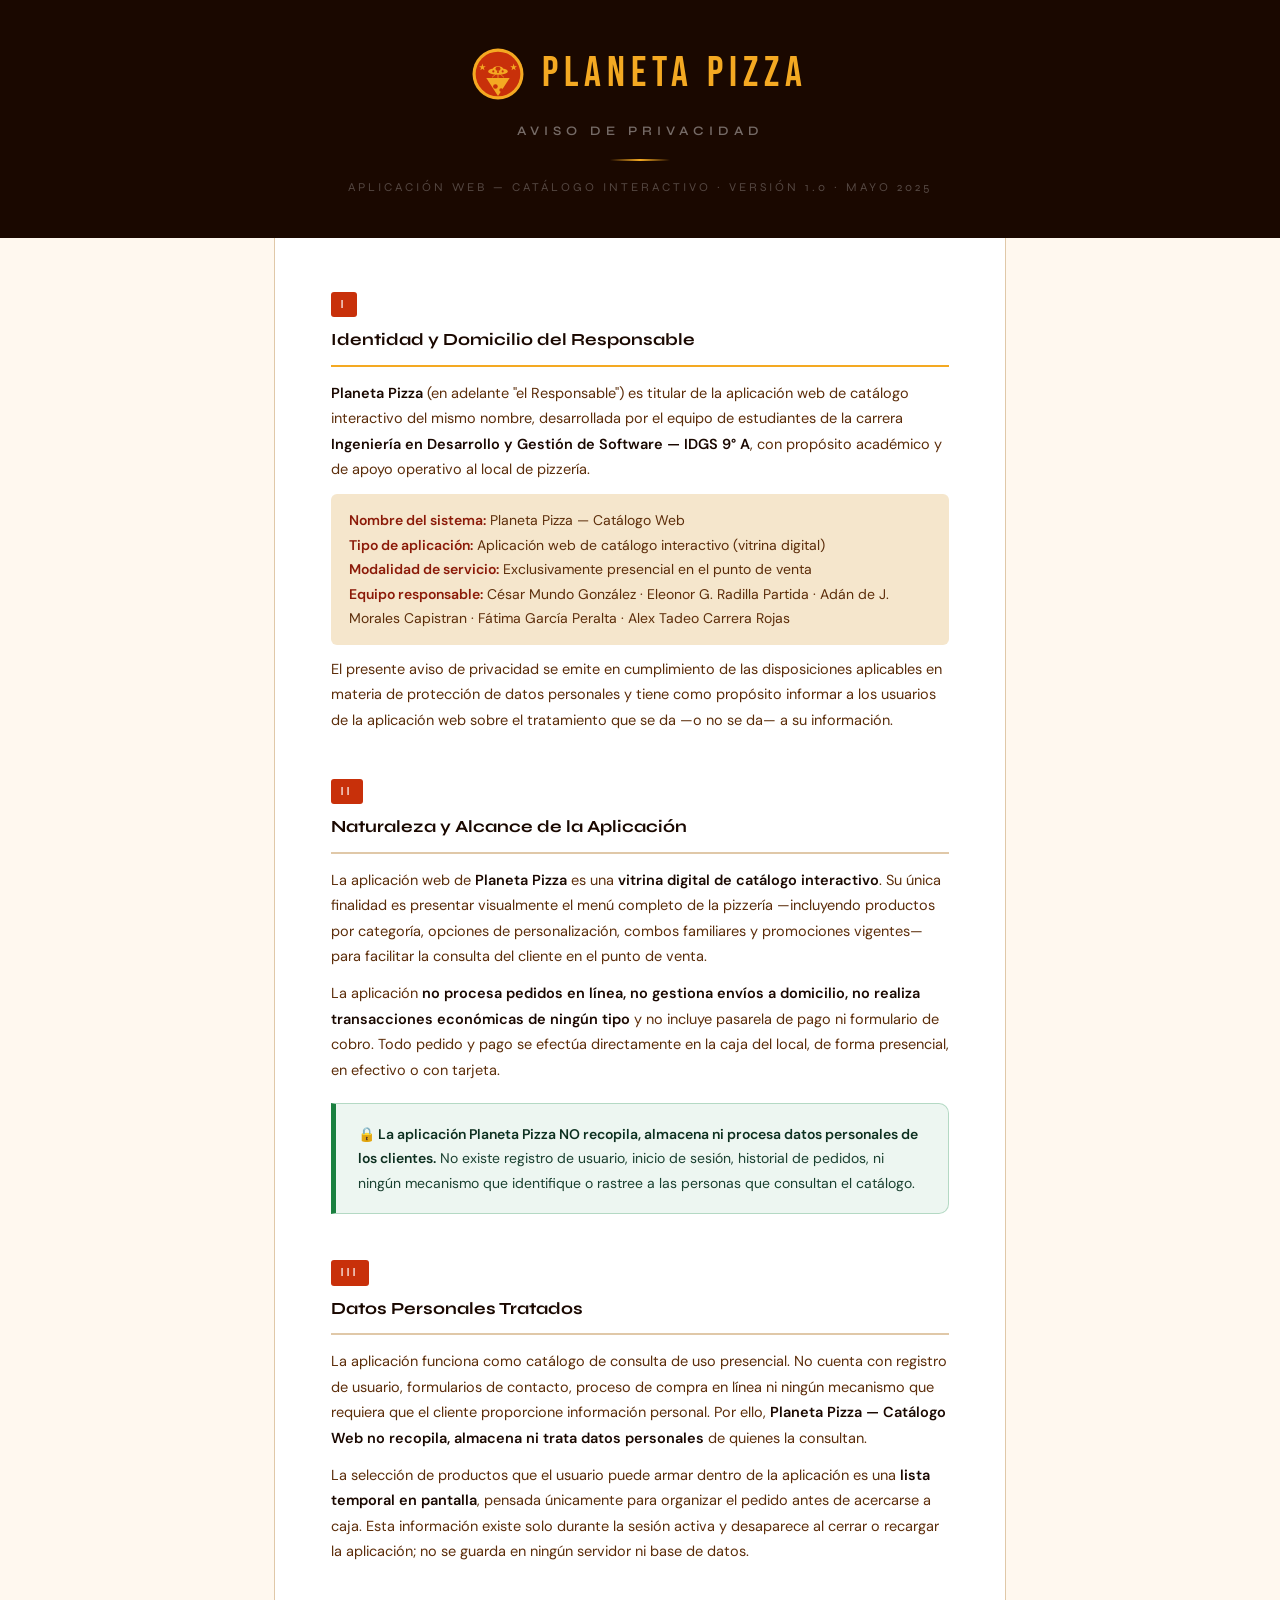
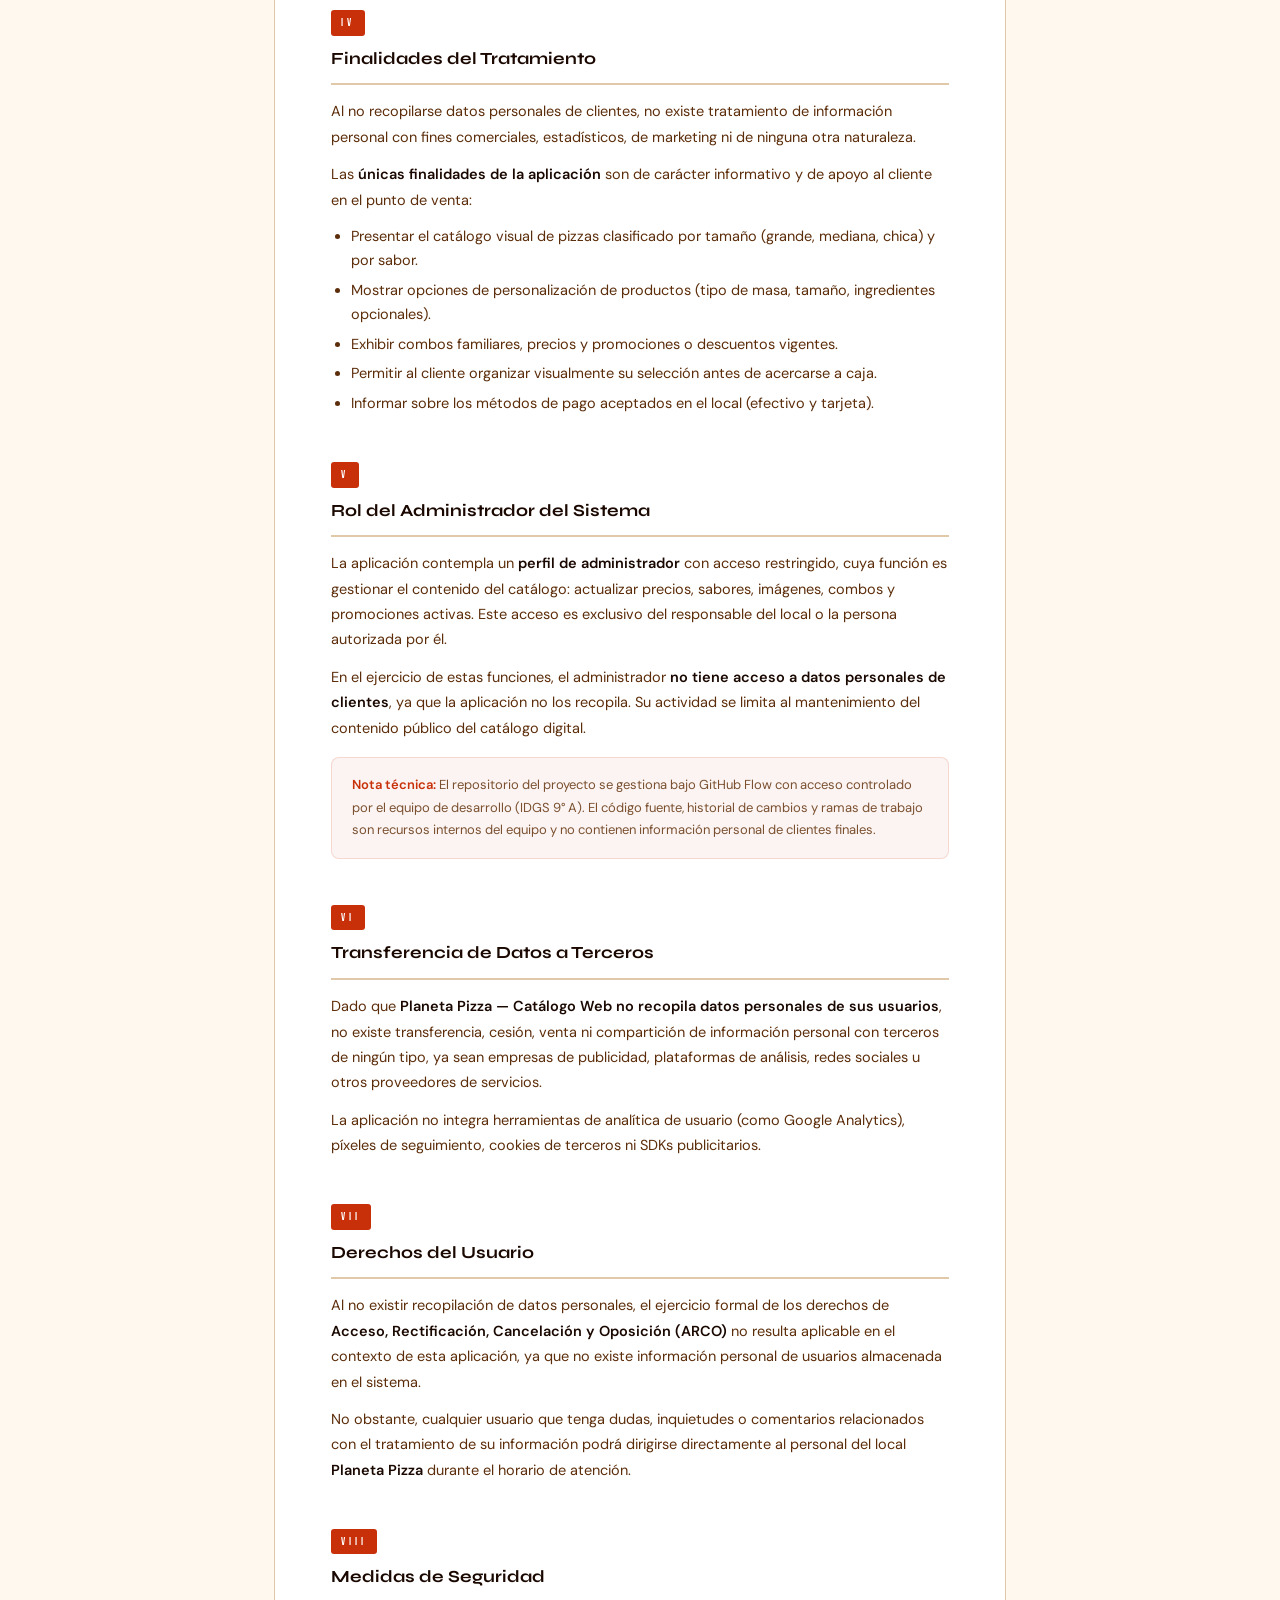
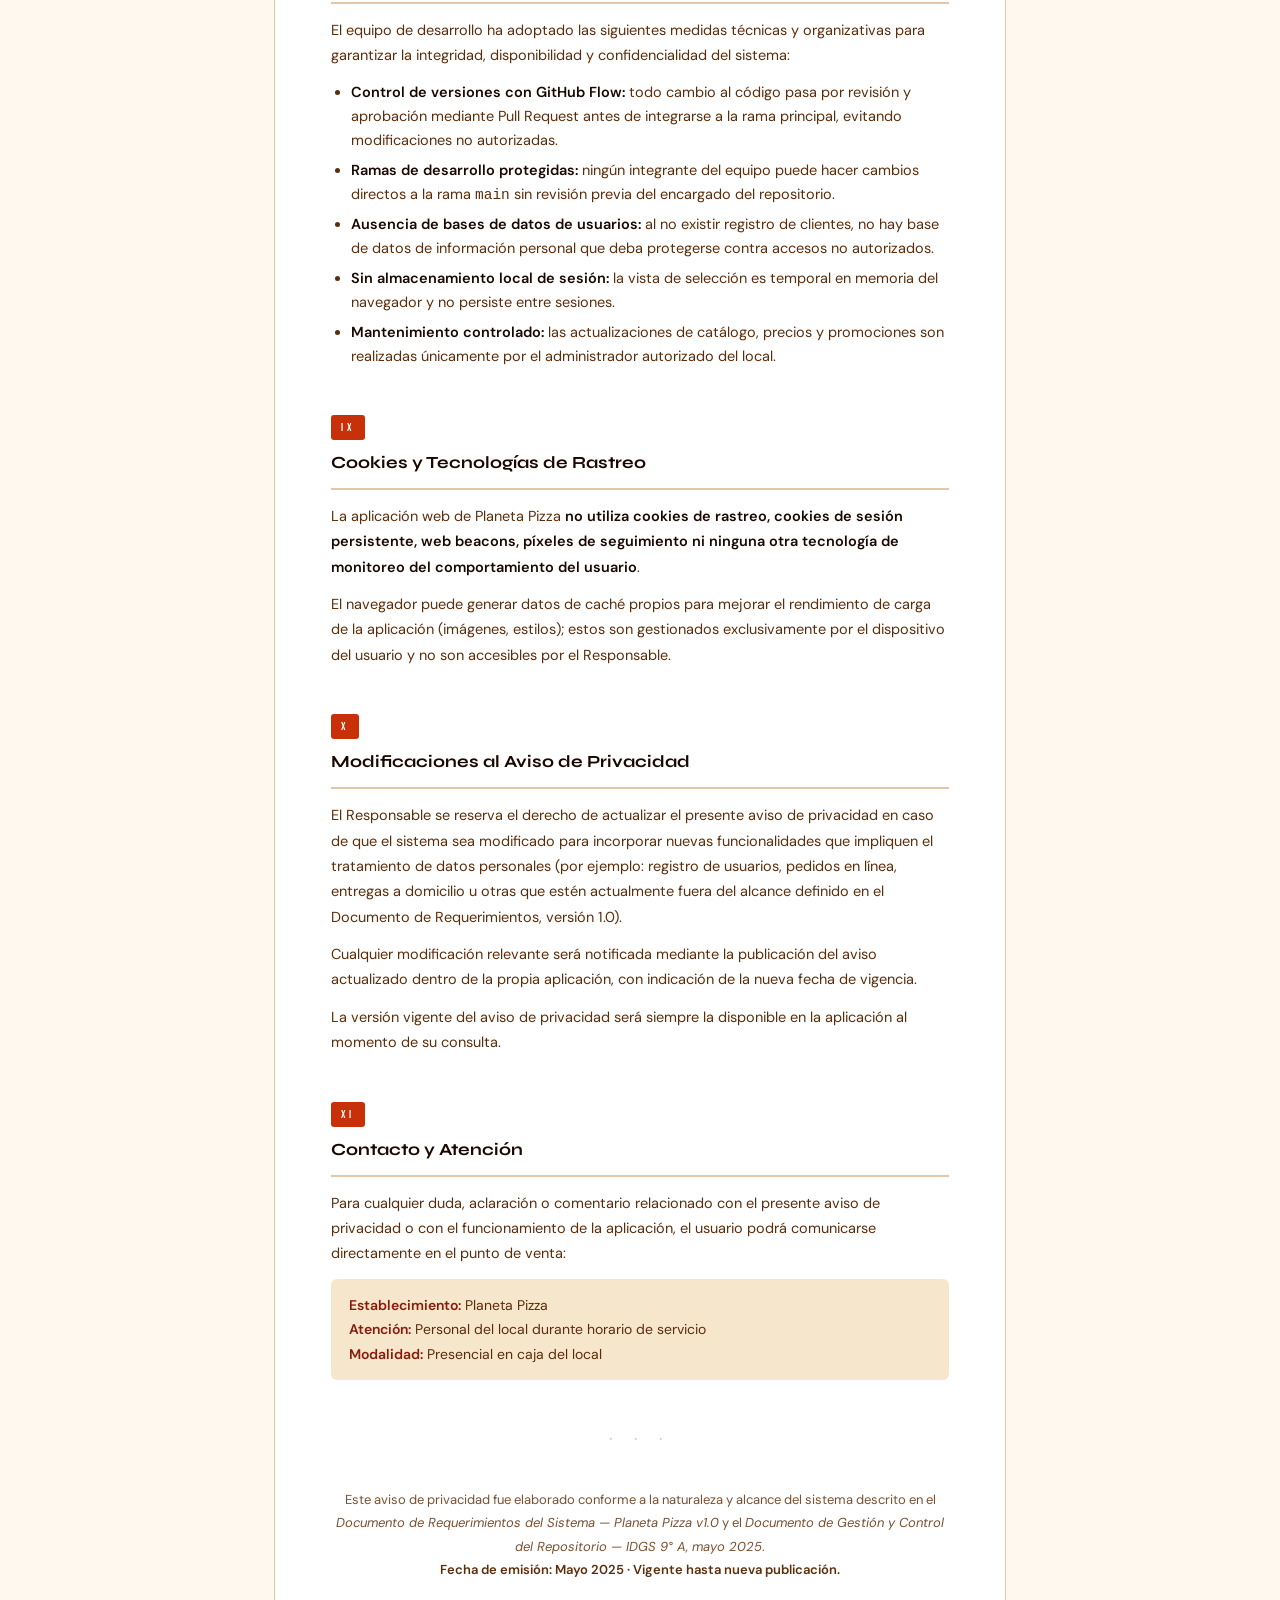
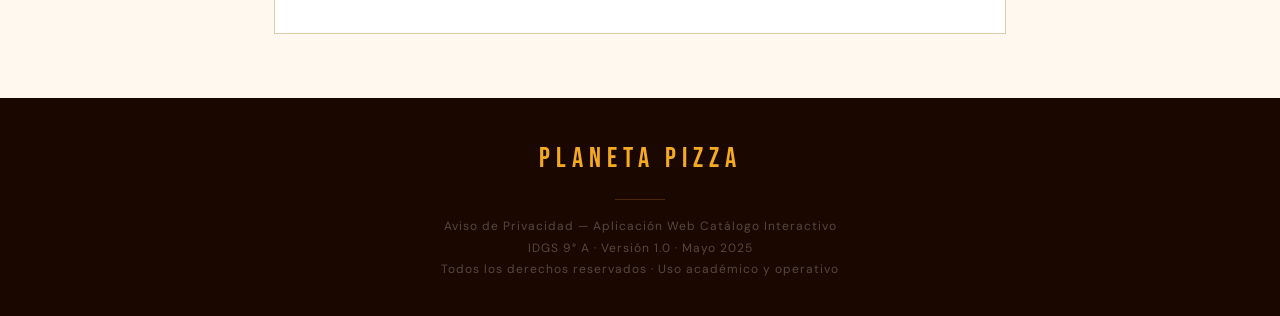
<file: aviso_privacidad_planeta_pizza (1).html>
<!DOCTYPE html>
<html lang="es">
<head>
<meta charset="UTF-8">
<meta name="viewport" content="width=device-width, initial-scale=1.0">
<title>Aviso de Privacidad — Planeta Pizza</title>
<link href="https://fonts.googleapis.com/css2?family=Bebas+Neue&family=Syne:wght@400;600;700&family=DM+Sans:wght@300;400;500&display=swap" rel="stylesheet">
<style>
*{margin:0;padding:0;box-sizing:border-box}
:root{
  --rojo:#C8300A;
  --rojo-dark:#8B1A08;
  --queso:#F4A922;
  --space:#1A0800;
  --cream:#FFF8EF;
  --kraft:#F5E6CC;
  --text-dark:#1A0800;
  --text-mid:#5C2D0A;
  --text-light:#7A5030;
  --border:#E0C8A8;
}
body{
  font-family:'DM Sans',sans-serif;
  background:var(--cream);
  color:var(--text-dark);
  font-size:15px;
  line-height:1.75;
}
.wrapper{max-width:780px;margin:0 auto;padding:0 24px 64px}

/* HEADER */
.header{
  background:var(--space);
  padding:48px 48px 40px;
  text-align:center;
  margin-bottom:0;
}
.header-logo-row{
  display:flex;align-items:center;justify-content:center;
  gap:18px;margin-bottom:20px;
}
.header-logo-text{
  font-family:'Bebas Neue',sans-serif;
  font-size:42px;letter-spacing:6px;
  color:var(--queso);line-height:1;
}
.header-doc-title{
  font-family:'Syne',sans-serif;
  font-size:13px;font-weight:600;
  letter-spacing:5px;text-transform:uppercase;
  color:rgba(255,255,255,0.4);
  margin-bottom:8px;
}
.header-divider{
  width:60px;height:2px;
  background:linear-gradient(90deg,transparent,var(--queso),transparent);
  margin:16px auto;
}
.header-date{
  font-size:12px;
  font-family:'Syne',sans-serif;
  letter-spacing:3px;
  color:rgba(255,255,255,0.25);
  text-transform:uppercase;
}

/* BODY WRAPPER */
.content{
  background:#fff;
  border:1px solid var(--border);
  border-top:none;
  padding:52px 56px;
}

/* SECCIONES */
.section{margin-bottom:44px}
.section:last-child{margin-bottom:0}

.sec-num{
  display:inline-block;
  font-family:'Bebas Neue',sans-serif;
  font-size:11px;letter-spacing:4px;
  background:var(--rojo);color:#fff;
  padding:3px 10px;border-radius:3px;
  margin-bottom:8px;
}
.sec-title{
  font-family:'Syne',sans-serif;
  font-size:17px;font-weight:700;
  color:var(--text-dark);
  margin-bottom:14px;
  padding-bottom:10px;
  border-bottom:2px solid var(--border);
}
.sec-title.highlight{
  border-bottom-color:var(--queso);
}

p{
  color:var(--text-mid);
  margin-bottom:12px;
  font-size:14.5px;
}
p:last-child{margin-bottom:0}

strong{color:var(--text-dark);font-weight:600}

/* ALERTA NO RECOLECCIÓN */
.alert-box{
  background:rgba(10,130,60,0.07);
  border:1px solid rgba(10,130,60,0.25);
  border-left:5px solid #1A8040;
  border-radius:0 10px 10px 0;
  padding:18px 22px;
  margin:20px 0;
}
.alert-box p{
  color:#1A4030;
  font-size:14px;
  margin-bottom:0;
}
.alert-box strong{color:#0D3020}

/* LISTA */
ul, ol{
  padding-left:20px;
  color:var(--text-mid);
  font-size:14.5px;
  margin-bottom:12px;
}
ul li, ol li{margin-bottom:6px;line-height:1.65}
ul li:last-child, ol li:last-child{margin-bottom:0}

/* TABLA */
.table-wrap{overflow-x:auto;margin:16px 0}
table{
  width:100%;border-collapse:collapse;
  font-size:13.5px;
}
th{
  background:var(--rojo);color:#fff;
  font-family:'Syne',sans-serif;font-weight:700;
  font-size:11px;letter-spacing:1.5px;text-transform:uppercase;
  padding:10px 14px;text-align:left;
}
td{
  padding:10px 14px;
  border-bottom:1px solid var(--border);
  color:var(--text-mid);vertical-align:top;
  line-height:1.6;
}
tr:last-child td{border-bottom:none}
tr:nth-child(even) td{background:#FDFAF5}

/* DATO INLINE */
.dato{
  background:var(--kraft);
  border-radius:6px;
  padding:14px 18px;
  margin:12px 0;
  font-size:14px;color:var(--text-mid);
  line-height:1.75;
}
.dato strong{display:inline;color:var(--rojo-dark)}

/* NOTA AL PIE */
.nota-tecnica{
  background:rgba(200,48,10,0.05);
  border:1px solid rgba(200,48,10,0.15);
  border-radius:8px;
  padding:16px 20px;
  margin-top:16px;
  font-size:13px;color:var(--text-light);
  line-height:1.75;
}
.nota-tecnica strong{color:var(--rojo)}

/* FOOTER */
.footer{
  background:var(--space);
  padding:36px 48px;
  text-align:center;
}
.footer-brand{
  font-family:'Bebas Neue',sans-serif;
  font-size:28px;letter-spacing:6px;color:var(--queso);
  margin-bottom:8px;
}
.footer-note{
  font-size:12px;color:rgba(255,255,255,0.25);
  letter-spacing:1px;line-height:1.8;
}
.footer-rule{
  width:50px;height:1px;
  background:rgba(244,169,34,0.2);
  margin:16px auto;
}

/* SEPARADOR ORNAMENTAL */
.ornament{
  text-align:center;
  color:var(--border);
  font-size:18px;letter-spacing:8px;
  margin:32px 0;
}

@media(max-width:640px){
  .content{padding:32px 24px}
  .header{padding:36px 24px}
}
</style>
</head>
<body>

<!-- CABECERA -->
<div class="header">
  <div class="header-logo-row">
    <svg width="52" height="52" viewBox="0 0 200 200" xmlns="http://www.w3.org/2000/svg">
      <circle cx="100" cy="100" r="98" fill="#F4A922"/>
      <circle cx="100" cy="100" r="86" fill="#C8300A"/>
      <polygon points="40,60 43,70 53,70 45,76 48,86 40,80 32,86 35,76 27,70 37,70" fill="#F4A922"/>
      <polygon points="160,60 163,70 173,70 165,76 168,86 160,80 152,86 155,76 147,70 157,70" fill="#F4A922"/>
      <polygon points="100,185 55,115 145,115" fill="#F4A922"/>
      <circle cx="90" cy="148" r="9" fill="#C8300A"/>
      <circle cx="112" cy="162" r="7" fill="#C8300A"/>
      <ellipse cx="100" cy="90" rx="38" ry="13" fill="#F4A922"/>
      <ellipse cx="100" cy="82" rx="20" ry="12" fill="#F4A922"/>
      <ellipse cx="100" cy="80" rx="10" ry="8" fill="#C8300A"/>
      <line x1="100" y1="103" x2="100" y2="115" stroke="#F4A922" stroke-width="3" stroke-linecap="round"/>
      <line x1="90" y1="102" x2="78" y2="112" stroke="#F4A922" stroke-width="2.5" stroke-linecap="round"/>
      <line x1="110" y1="102" x2="122" y2="112" stroke="#F4A922" stroke-width="2.5" stroke-linecap="round"/>
      <circle cx="82" cy="90" r="4" fill="#C8300A"/>
      <circle cx="100" cy="92" r="4" fill="#C8300A"/>
      <circle cx="118" cy="90" r="4" fill="#C8300A"/>
    </svg>
    <div class="header-logo-text">PLANETA PIZZA</div>
  </div>
  <div class="header-doc-title">Aviso de Privacidad</div>
  <div class="header-divider"></div>
  <div class="header-date">Aplicación Web — Catálogo Interactivo · Versión 1.0 · Mayo 2025</div>
</div>

<!-- CONTENIDO PRINCIPAL -->
<div class="wrapper">
<div class="content">

  <!-- I. IDENTIDAD DEL RESPONSABLE -->
  <div class="section">
    <span class="sec-num">I</span>
    <div class="sec-title highlight">Identidad y Domicilio del Responsable</div>
    <p>
      <strong>Planeta Pizza</strong> (en adelante "el Responsable") es titular de la aplicación web de catálogo interactivo del mismo nombre, desarrollada por el equipo de estudiantes de la carrera <strong>Ingeniería en Desarrollo y Gestión de Software — IDGS 9° A</strong>, con propósito académico y de apoyo operativo al local de pizzería.
    </p>
    <div class="dato">
      <strong>Nombre del sistema:</strong> Planeta Pizza — Catálogo Web<br>
      <strong>Tipo de aplicación:</strong> Aplicación web de catálogo interactivo (vitrina digital)<br>
      <strong>Modalidad de servicio:</strong> Exclusivamente presencial en el punto de venta<br>
      <strong>Equipo responsable:</strong> César Mundo González · Eleonor G. Radilla Partida · Adán de J. Morales Capistran · Fátima García Peralta · Alex Tadeo Carrera Rojas
    </div>
    <p>
      El presente aviso de privacidad se emite en cumplimiento de las disposiciones aplicables en materia de protección de datos personales y tiene como propósito informar a los usuarios de la aplicación web sobre el tratamiento que se da —o no se da— a su información.
    </p>
  </div>

  <!-- II. NATURALEZA DE LA APLICACIÓN -->
  <div class="section">
    <span class="sec-num">II</span>
    <div class="sec-title">Naturaleza y Alcance de la Aplicación</div>
    <p>
      La aplicación web de <strong>Planeta Pizza</strong> es una <strong>vitrina digital de catálogo interactivo</strong>. Su única finalidad es presentar visualmente el menú completo de la pizzería —incluyendo productos por categoría, opciones de personalización, combos familiares y promociones vigentes— para facilitar la consulta del cliente en el punto de venta.
    </p>
    <p>
      La aplicación <strong>no procesa pedidos en línea, no gestiona envíos a domicilio, no realiza transacciones económicas de ningún tipo</strong> y no incluye pasarela de pago ni formulario de cobro. Todo pedido y pago se efectúa directamente en la caja del local, de forma presencial, en efectivo o con tarjeta.
    </p>

    <div class="alert-box">
      <p>
        <strong>🔒 La aplicación Planeta Pizza NO recopila, almacena ni procesa datos personales de los clientes.</strong> No existe registro de usuario, inicio de sesión, historial de pedidos, ni ningún mecanismo que identifique o rastree a las personas que consultan el catálogo.
      </p>
    </div>
  </div>

  <!-- III. DATOS PERSONALES -->
  <div class="section">
    <span class="sec-num">III</span>
    <div class="sec-title">Datos Personales Tratados</div>

    <p>
      La aplicación funciona como catálogo de consulta de uso presencial. No cuenta con registro de usuario, formularios de contacto, proceso de compra en línea ni ningún mecanismo que requiera que el cliente proporcione información personal. Por ello, <strong>Planeta Pizza — Catálogo Web no recopila, almacena ni trata datos personales</strong> de quienes la consultan.
    </p>
    <p>
      La selección de productos que el usuario puede armar dentro de la aplicación es una <strong>lista temporal en pantalla</strong>, pensada únicamente para organizar el pedido antes de acercarse a caja. Esta información existe solo durante la sesión activa y desaparece al cerrar o recargar la aplicación; no se guarda en ningún servidor ni base de datos.
    </p>
  </div>

  <!-- IV. FINALIDADES -->
  <div class="section">
    <span class="sec-num">IV</span>
    <div class="sec-title">Finalidades del Tratamiento</div>
    <p>
      Al no recopilarse datos personales de clientes, no existe tratamiento de información personal con fines comerciales, estadísticos, de marketing ni de ninguna otra naturaleza.
    </p>
    <p>
      Las <strong>únicas finalidades de la aplicación</strong> son de carácter informativo y de apoyo al cliente en el punto de venta:
    </p>
    <ul>
      <li>Presentar el catálogo visual de pizzas clasificado por tamaño (grande, mediana, chica) y por sabor.</li>
      <li>Mostrar opciones de personalización de productos (tipo de masa, tamaño, ingredientes opcionales).</li>
      <li>Exhibir combos familiares, precios y promociones o descuentos vigentes.</li>
      <li>Permitir al cliente organizar visualmente su selección antes de acercarse a caja.</li>
      <li>Informar sobre los métodos de pago aceptados en el local (efectivo y tarjeta).</li>
    </ul>
  </div>

  <!-- V. ADMINISTRADOR DEL SISTEMA -->
  <div class="section">
    <span class="sec-num">V</span>
    <div class="sec-title">Rol del Administrador del Sistema</div>
    <p>
      La aplicación contempla un <strong>perfil de administrador</strong> con acceso restringido, cuya función es gestionar el contenido del catálogo: actualizar precios, sabores, imágenes, combos y promociones activas. Este acceso es exclusivo del responsable del local o la persona autorizada por él.
    </p>
    <p>
      En el ejercicio de estas funciones, el administrador <strong>no tiene acceso a datos personales de clientes</strong>, ya que la aplicación no los recopila. Su actividad se limita al mantenimiento del contenido público del catálogo digital.
    </p>
    <div class="nota-tecnica">
      <strong>Nota técnica:</strong> El repositorio del proyecto se gestiona bajo GitHub Flow con acceso controlado por el equipo de desarrollo (IDGS 9° A). El código fuente, historial de cambios y ramas de trabajo son recursos internos del equipo y no contienen información personal de clientes finales.
    </div>
  </div>

  <!-- VI. TRANSFERENCIA DE DATOS -->
  <div class="section">
    <span class="sec-num">VI</span>
    <div class="sec-title">Transferencia de Datos a Terceros</div>
    <p>
      Dado que <strong>Planeta Pizza — Catálogo Web no recopila datos personales de sus usuarios</strong>, no existe transferencia, cesión, venta ni compartición de información personal con terceros de ningún tipo, ya sean empresas de publicidad, plataformas de análisis, redes sociales u otros proveedores de servicios.
    </p>
    <p>
      La aplicación no integra herramientas de analítica de usuario (como Google Analytics), píxeles de seguimiento, cookies de terceros ni SDKs publicitarios.
    </p>
  </div>

  <!-- VII. DERECHOS ARCO -->
  <div class="section">
    <span class="sec-num">VII</span>
    <div class="sec-title">Derechos del Usuario</div>
    <p>
      Al no existir recopilación de datos personales, el ejercicio formal de los derechos de <strong>Acceso, Rectificación, Cancelación y Oposición (ARCO)</strong> no resulta aplicable en el contexto de esta aplicación, ya que no existe información personal de usuarios almacenada en el sistema.
    </p>
    <p>
      No obstante, cualquier usuario que tenga dudas, inquietudes o comentarios relacionados con el tratamiento de su información podrá dirigirse directamente al personal del local <strong>Planeta Pizza</strong> durante el horario de atención.
    </p>
  </div>

  <!-- VIII. SEGURIDAD -->
  <div class="section">
    <span class="sec-num">VIII</span>
    <div class="sec-title">Medidas de Seguridad</div>
    <p>
      El equipo de desarrollo ha adoptado las siguientes medidas técnicas y organizativas para garantizar la integridad, disponibilidad y confidencialidad del sistema:
    </p>
    <ul>
      <li><strong>Control de versiones con GitHub Flow:</strong> todo cambio al código pasa por revisión y aprobación mediante Pull Request antes de integrarse a la rama principal, evitando modificaciones no autorizadas.</li>
      <li><strong>Ramas de desarrollo protegidas:</strong> ningún integrante del equipo puede hacer cambios directos a la rama <code>main</code> sin revisión previa del encargado del repositorio.</li>
      <li><strong>Ausencia de bases de datos de usuarios:</strong> al no existir registro de clientes, no hay base de datos de información personal que deba protegerse contra accesos no autorizados.</li>
      <li><strong>Sin almacenamiento local de sesión:</strong> la vista de selección es temporal en memoria del navegador y no persiste entre sesiones.</li>
      <li><strong>Mantenimiento controlado:</strong> las actualizaciones de catálogo, precios y promociones son realizadas únicamente por el administrador autorizado del local.</li>
    </ul>
  </div>

  <!-- IX. COOKIES Y TECNOLOGÍAS DE RASTREO -->
  <div class="section">
    <span class="sec-num">IX</span>
    <div class="sec-title">Cookies y Tecnologías de Rastreo</div>
    <p>
      La aplicación web de Planeta Pizza <strong>no utiliza cookies de rastreo, cookies de sesión persistente, web beacons, píxeles de seguimiento ni ninguna otra tecnología de monitoreo del comportamiento del usuario</strong>.
    </p>
    <p>
      El navegador puede generar datos de caché propios para mejorar el rendimiento de carga de la aplicación (imágenes, estilos); estos son gestionados exclusivamente por el dispositivo del usuario y no son accesibles por el Responsable.
    </p>
  </div>

  <!-- X. CAMBIOS AL AVISO -->
  <div class="section">
    <span class="sec-num">X</span>
    <div class="sec-title">Modificaciones al Aviso de Privacidad</div>
    <p>
      El Responsable se reserva el derecho de actualizar el presente aviso de privacidad en caso de que el sistema sea modificado para incorporar nuevas funcionalidades que impliquen el tratamiento de datos personales (por ejemplo: registro de usuarios, pedidos en línea, entregas a domicilio u otras que estén actualmente fuera del alcance definido en el Documento de Requerimientos, versión 1.0).
    </p>
    <p>
      Cualquier modificación relevante será notificada mediante la publicación del aviso actualizado dentro de la propia aplicación, con indicación de la nueva fecha de vigencia.
    </p>
    <p>
      La versión vigente del aviso de privacidad será siempre la disponible en la aplicación al momento de su consulta.
    </p>
  </div>

  <!-- XI. CONTACTO -->
  <div class="section">
    <span class="sec-num">XI</span>
    <div class="sec-title">Contacto y Atención</div>
    <p>
      Para cualquier duda, aclaración o comentario relacionado con el presente aviso de privacidad o con el funcionamiento de la aplicación, el usuario podrá comunicarse directamente en el punto de venta:
    </p>
    <div class="dato">
      <strong>Establecimiento:</strong> Planeta Pizza<br>
      <strong>Atención:</strong> Personal del local durante horario de servicio<br>
      <strong>Modalidad:</strong> Presencial en caja del local
    </div>
  </div>

  <div class="ornament">· · ·</div>

  <p style="font-size:13px;color:var(--text-light);text-align:center;line-height:1.8">
    Este aviso de privacidad fue elaborado conforme a la naturaleza y alcance del sistema descrito en el <em>Documento de Requerimientos del Sistema — Planeta Pizza v1.0</em> y el <em>Documento de Gestión y Control del Repositorio — IDGS 9° A, mayo 2025</em>.<br>
    <strong style="color:var(--text-mid)">Fecha de emisión: Mayo 2025 · Vigente hasta nueva publicación.</strong>
  </p>

</div>
</div>

<!-- PIE DE PÁGINA -->
<div class="footer">
  <div class="footer-brand">PLANETA PIZZA</div>
  <div class="footer-rule"></div>
  <div class="footer-note">
    Aviso de Privacidad — Aplicación Web Catálogo Interactivo<br>
    IDGS 9° A · Versión 1.0 · Mayo 2025<br>
    Todos los derechos reservados · Uso académico y operativo
  </div>
</div>

</body>
</html>
</file>
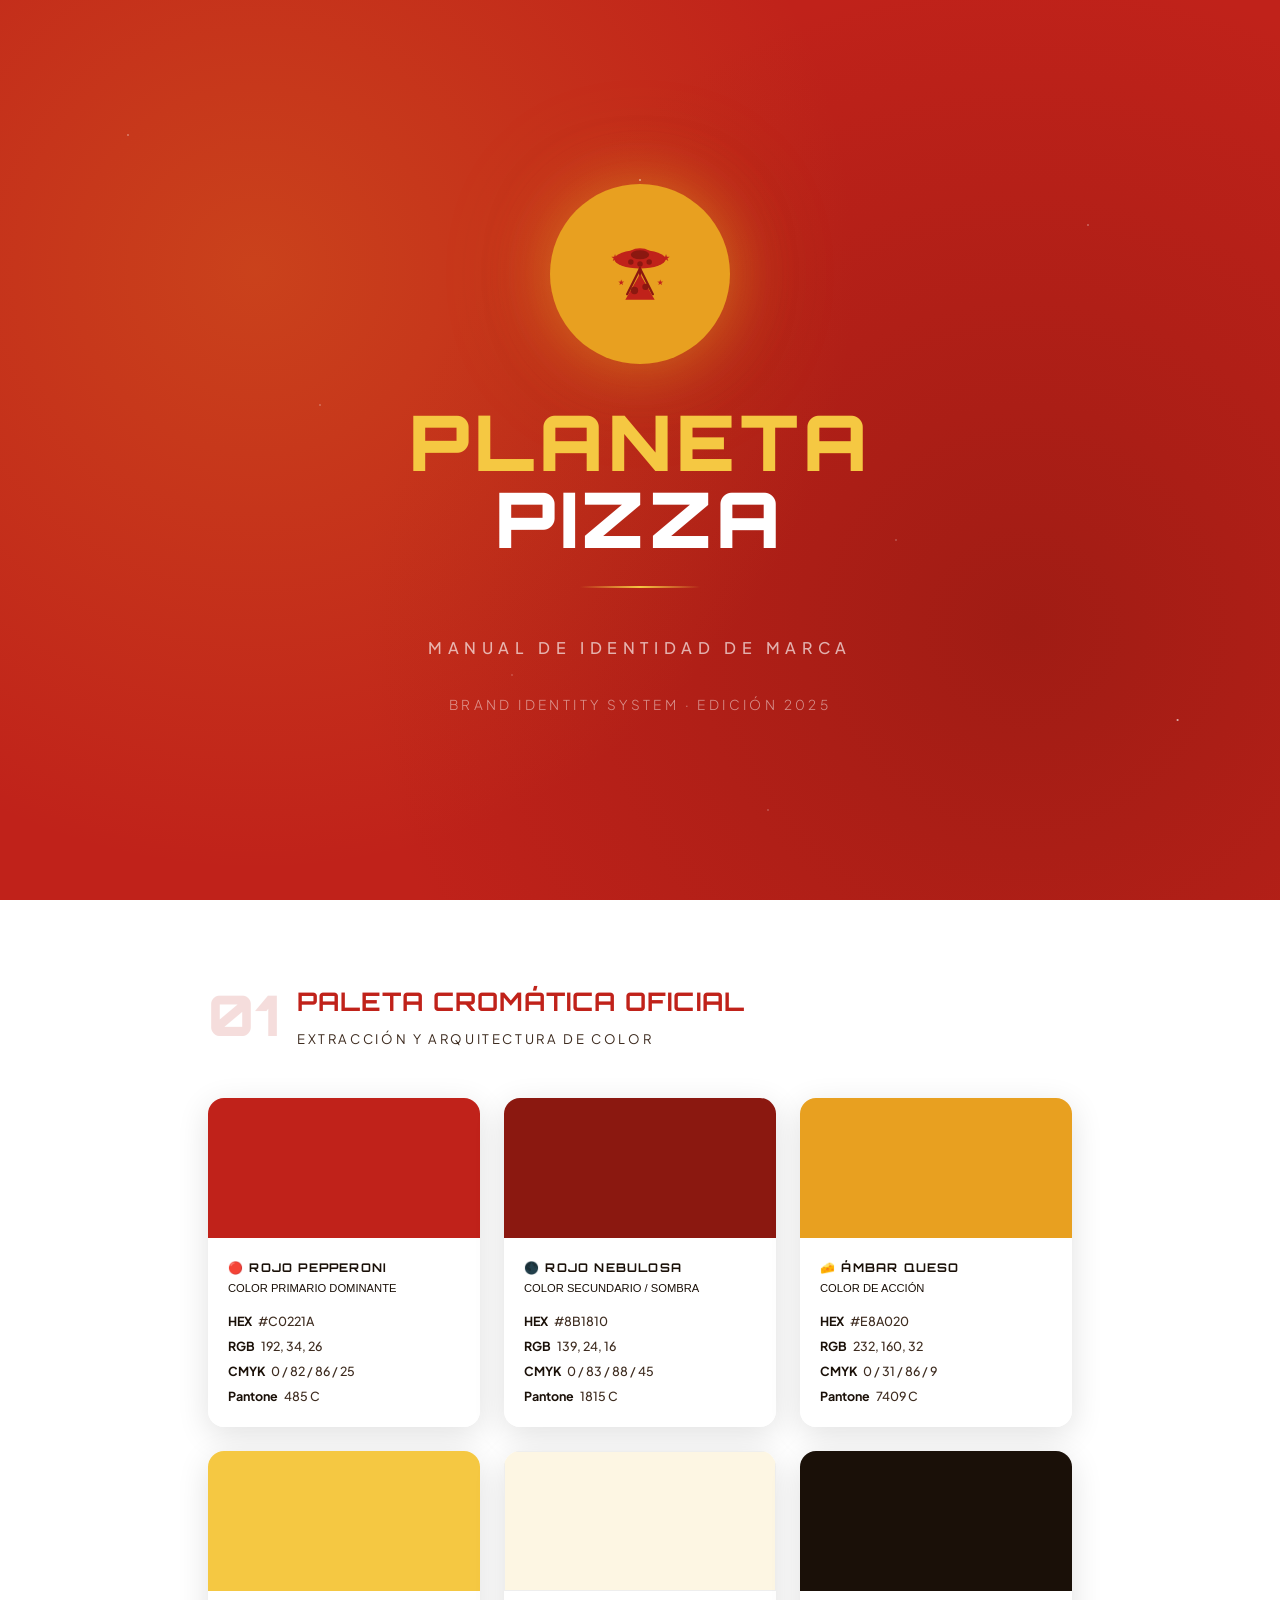
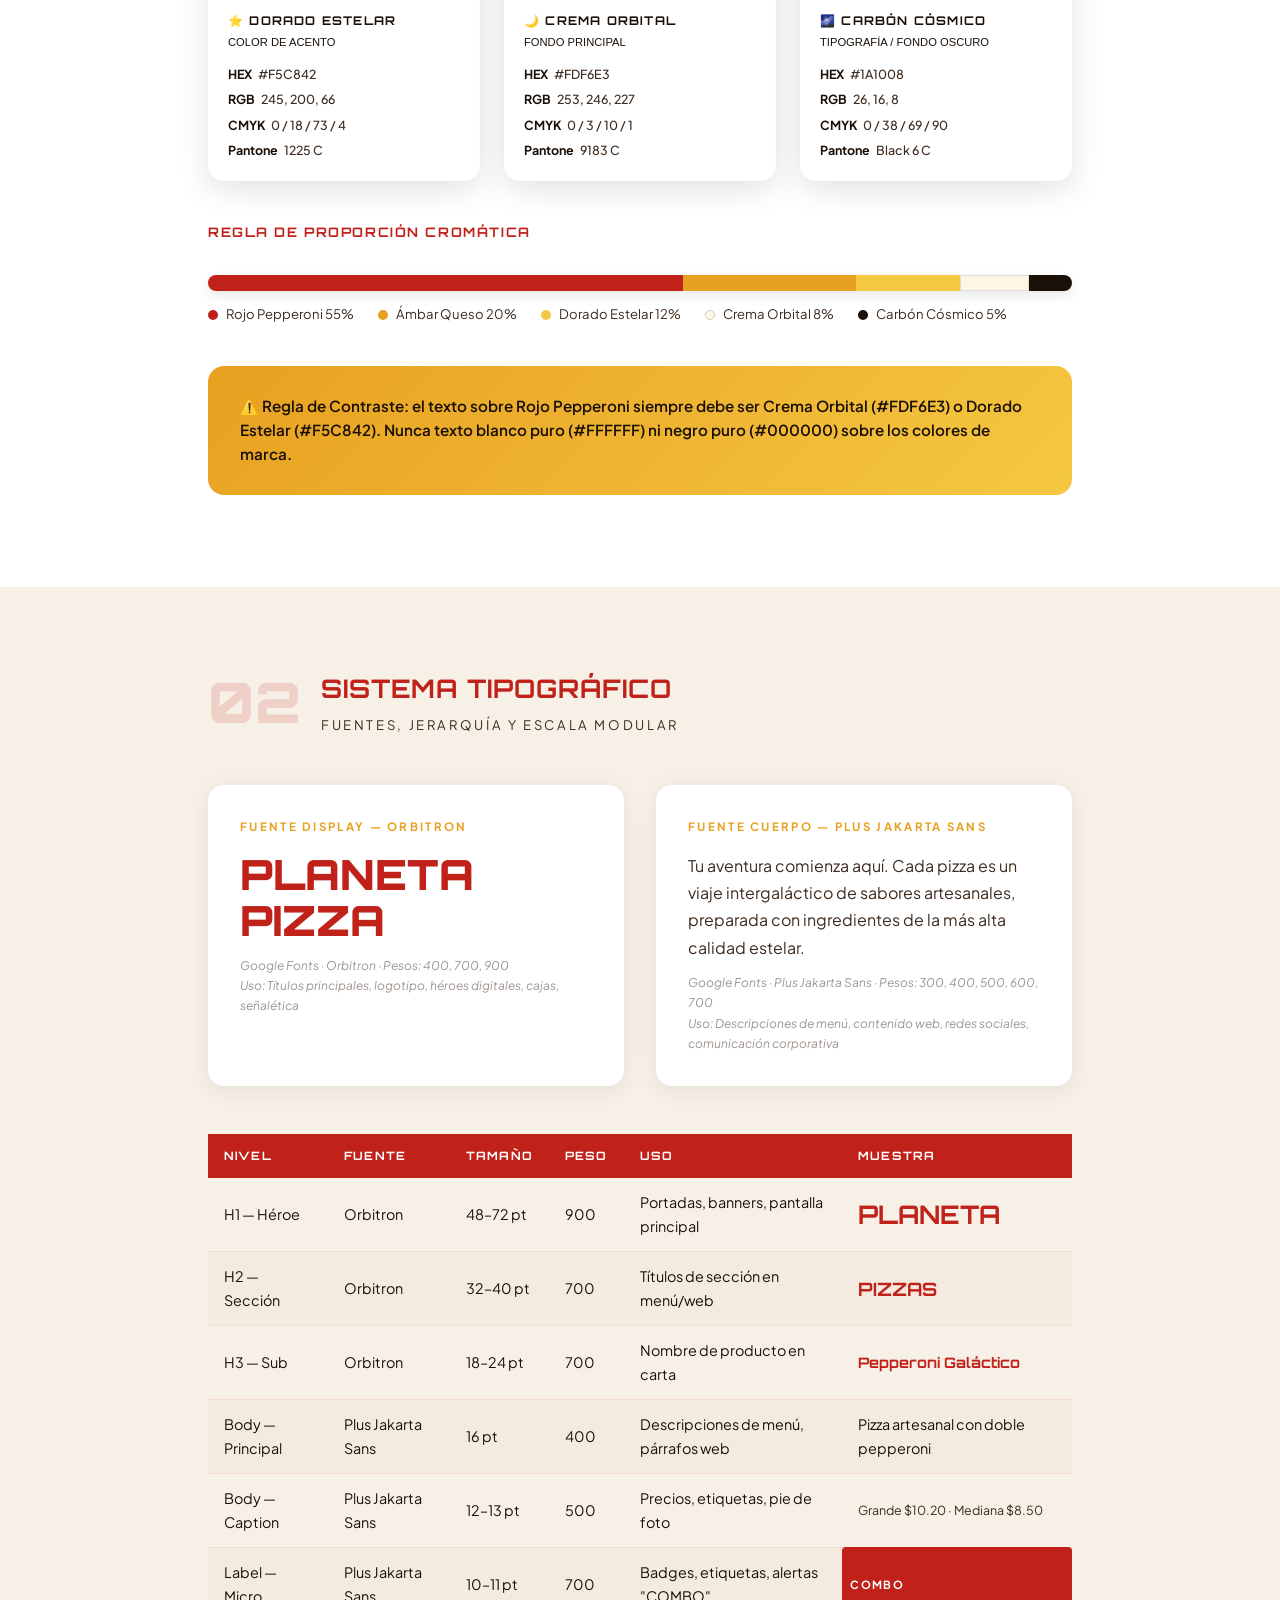
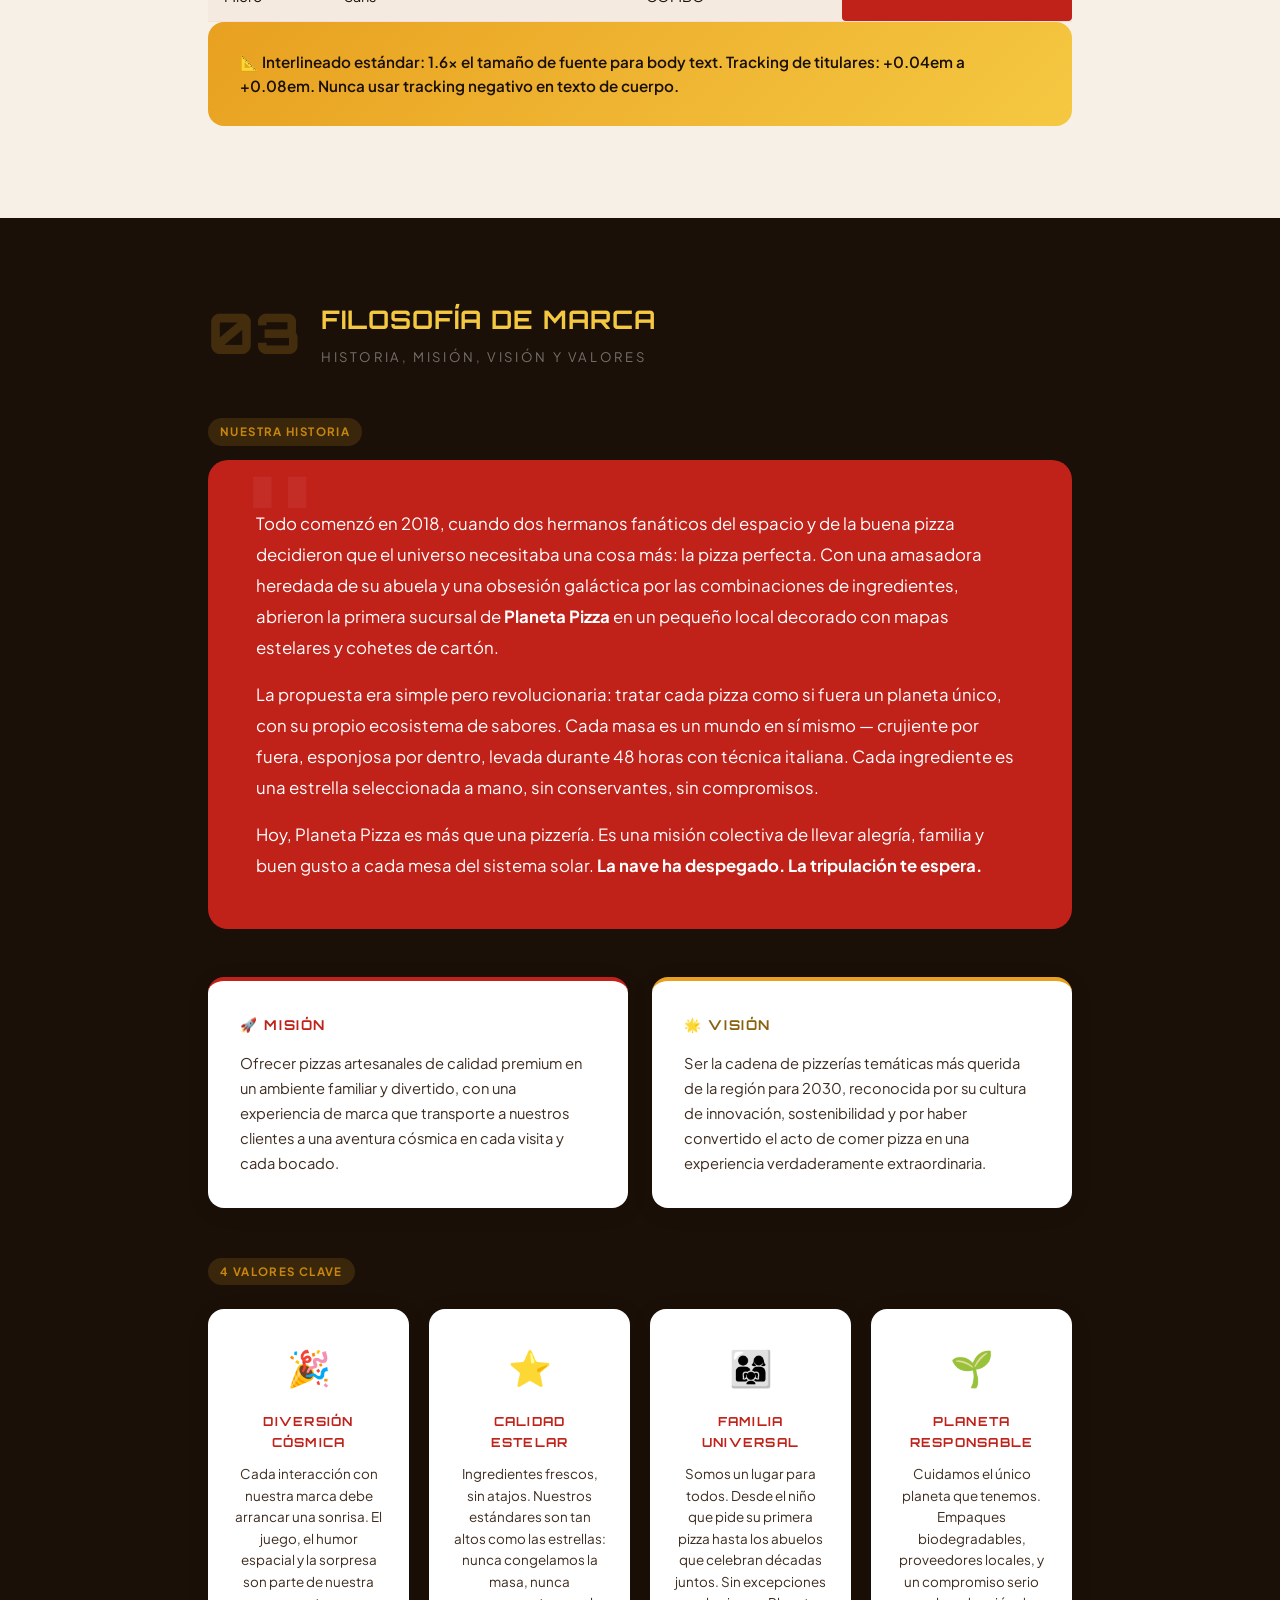
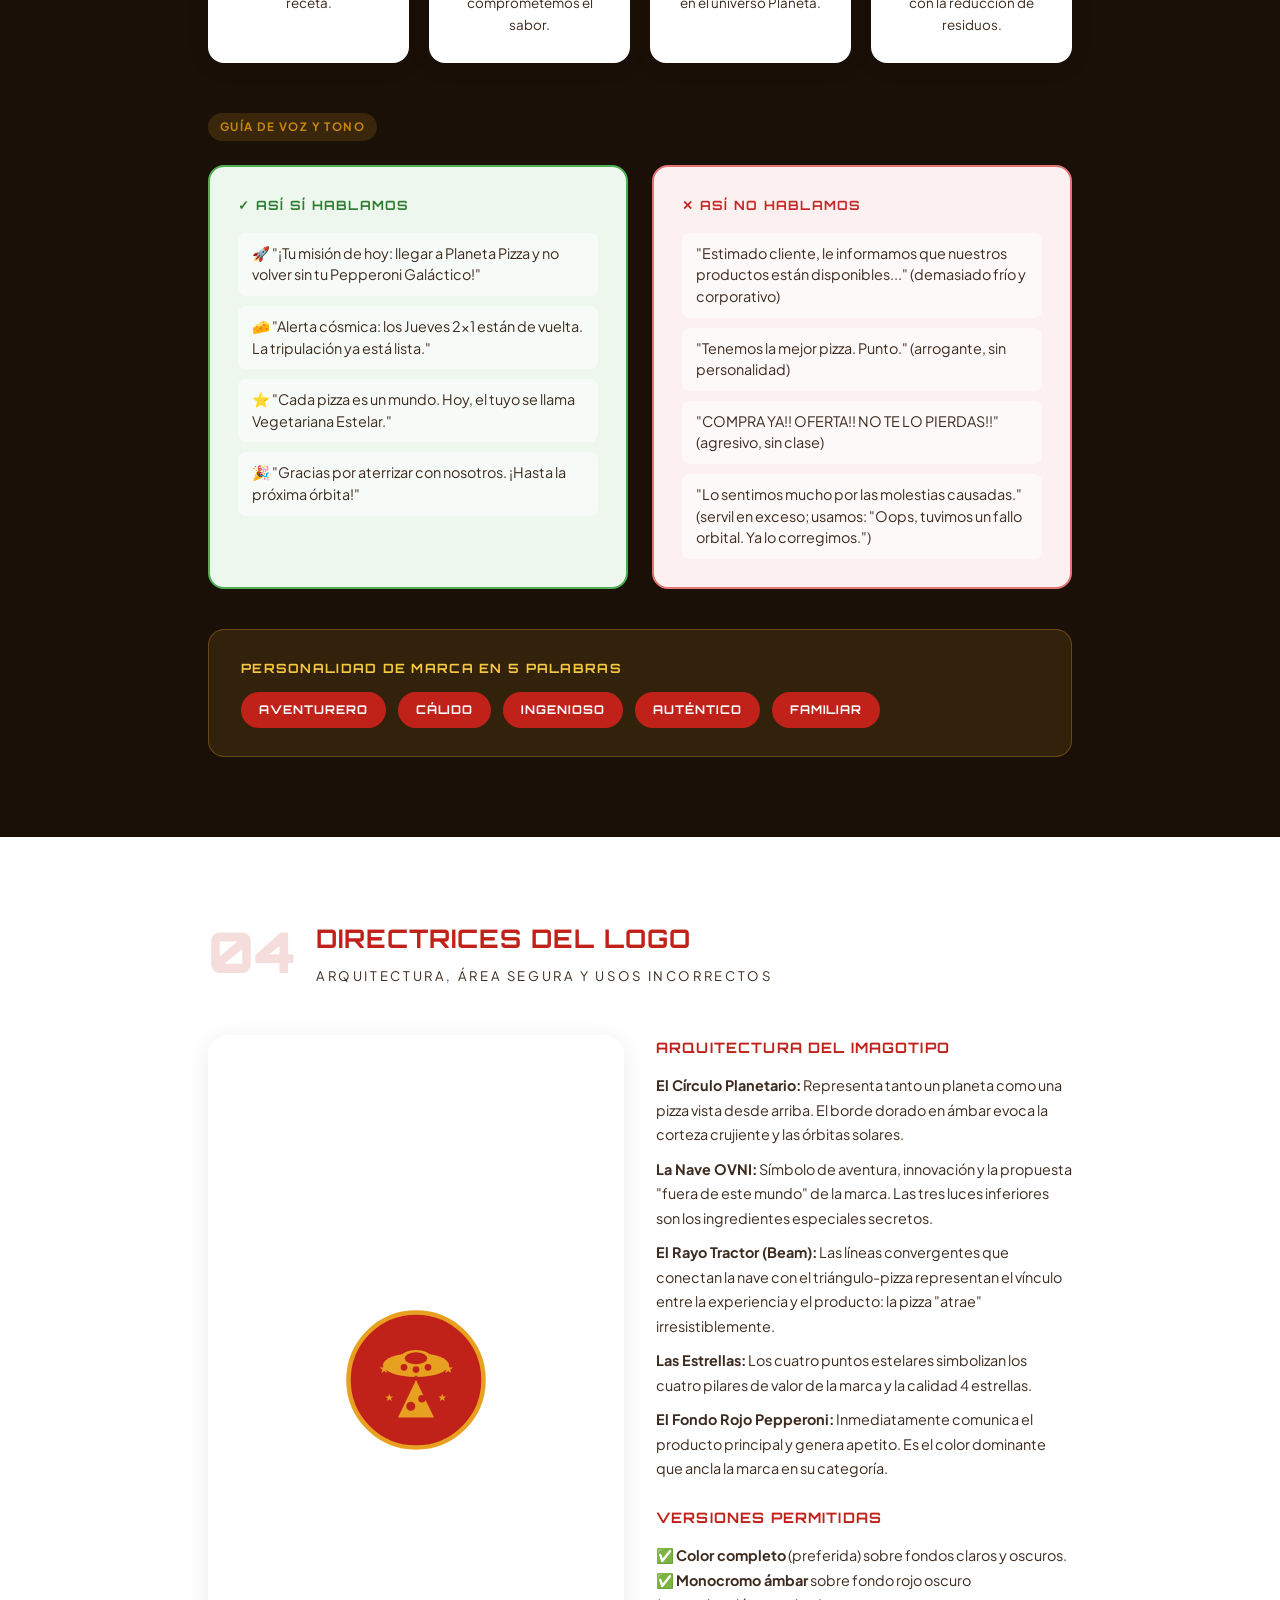
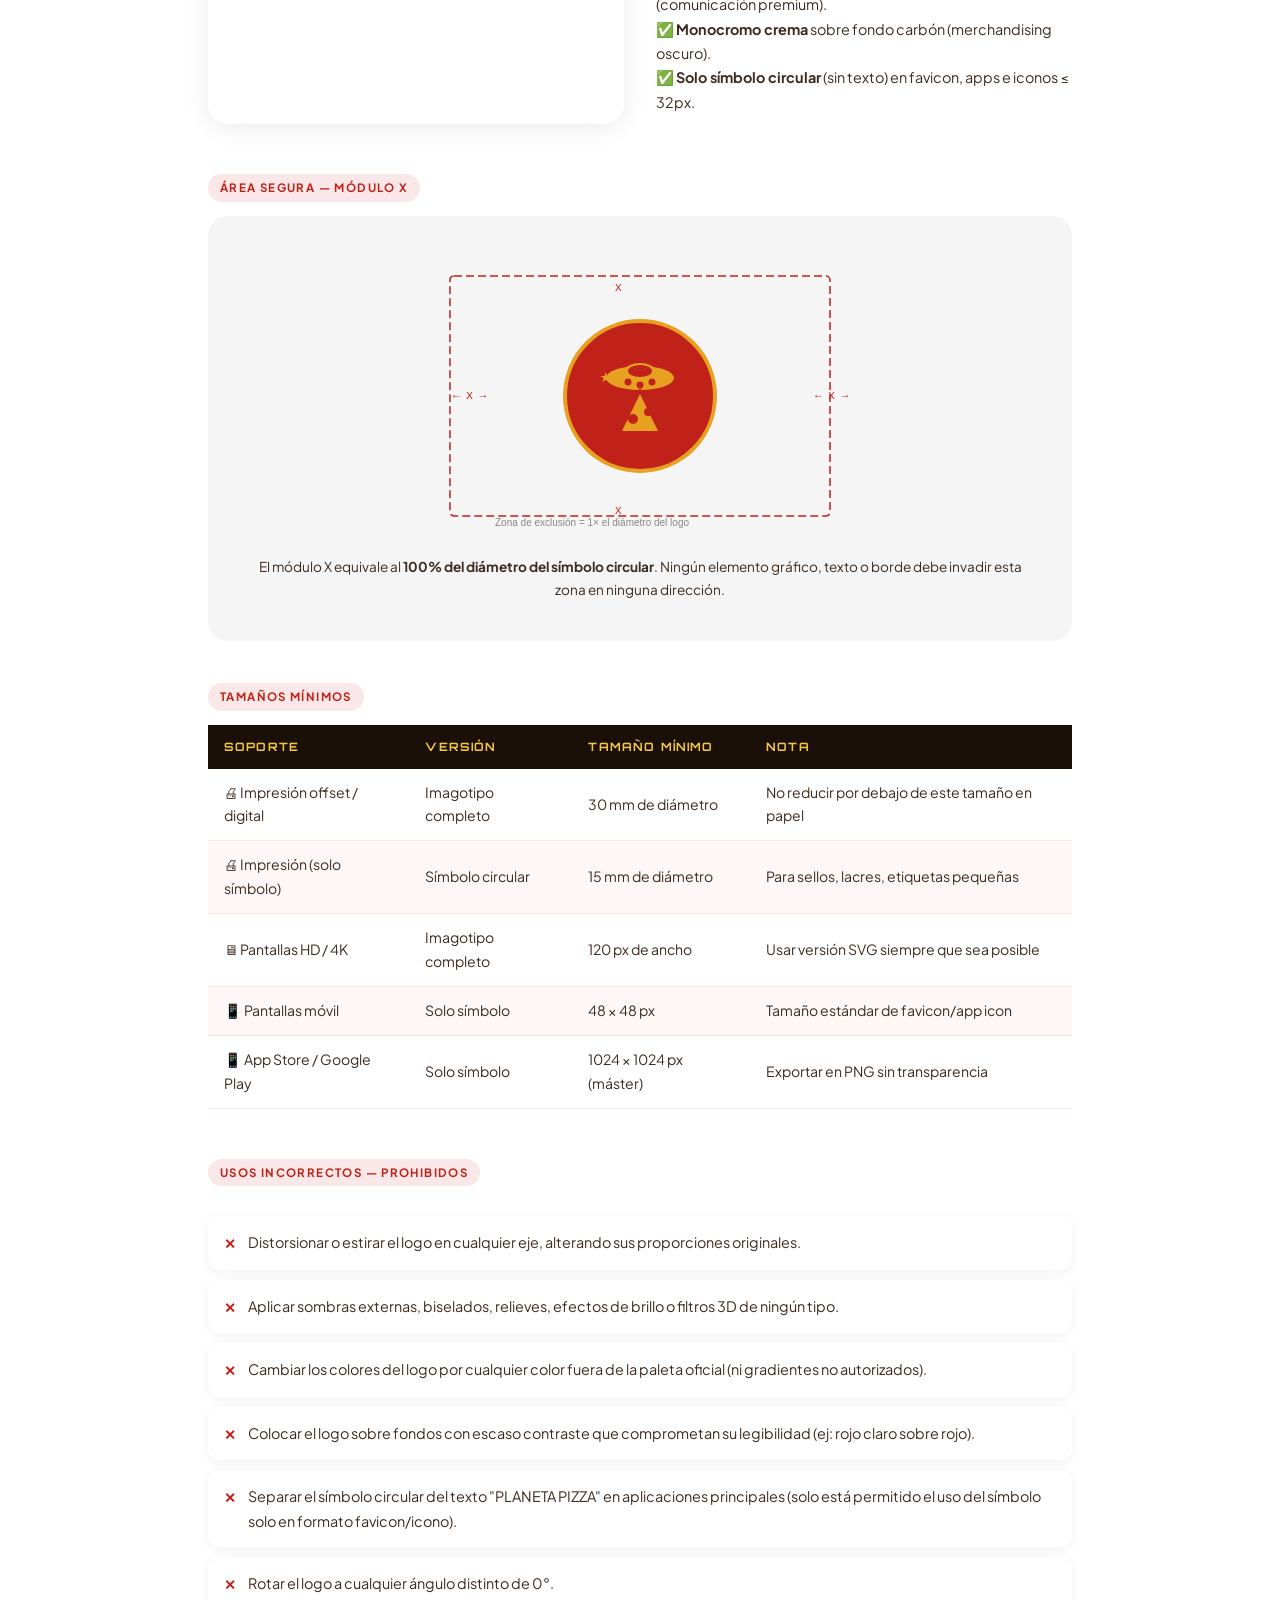
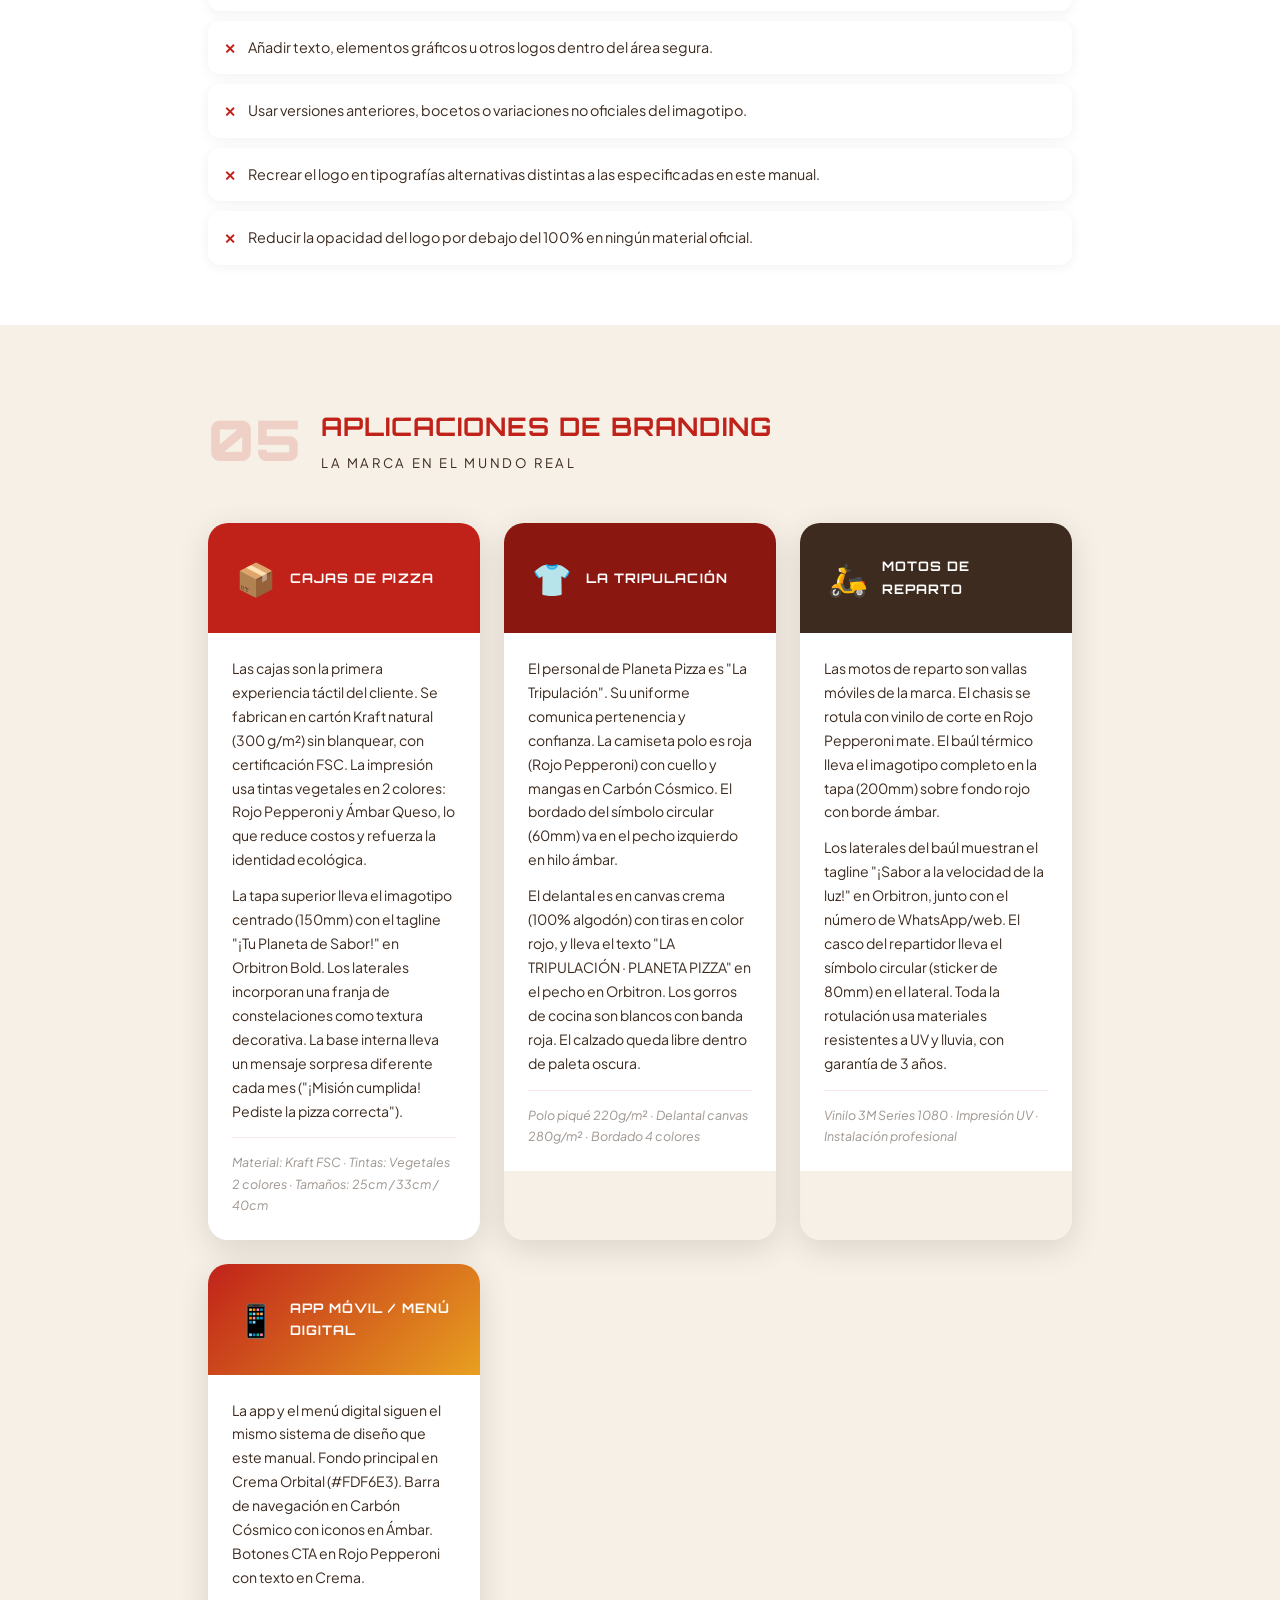
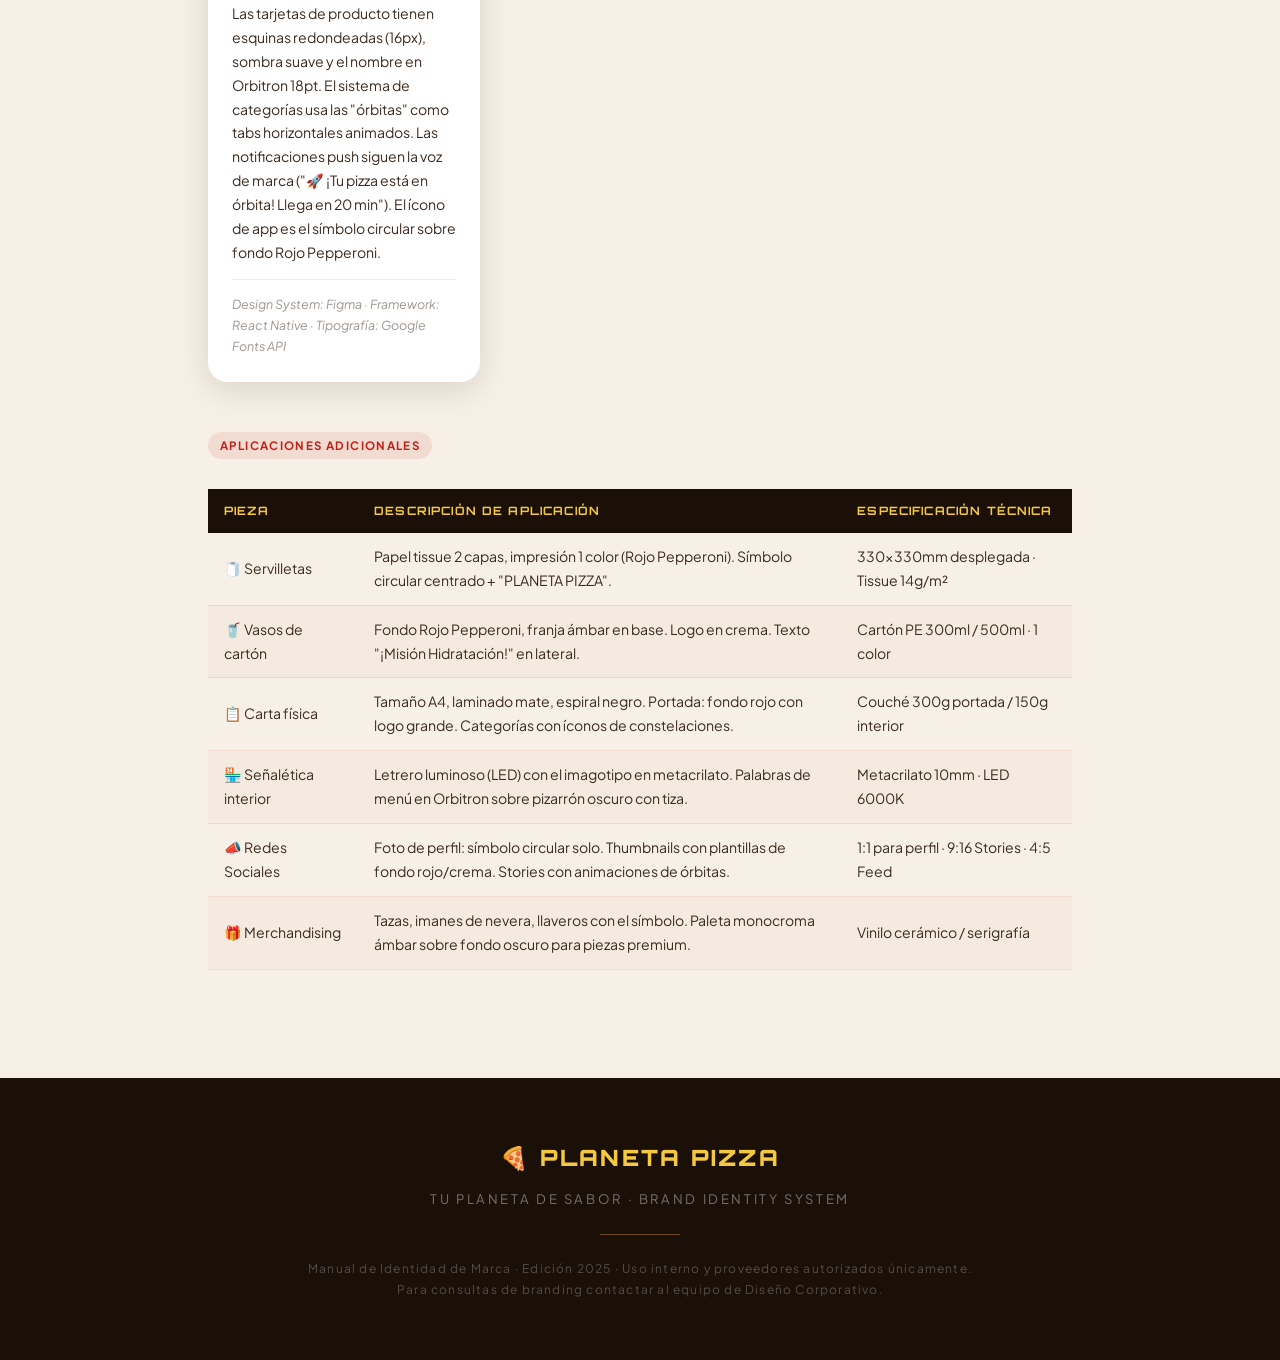
<file: planeta_pizza_brand_identity (2).html>
<!DOCTYPE html>
<html lang="es">
<head>
<meta charset="UTF-8"/>
<meta name="viewport" content="width=device-width, initial-scale=1.0"/>
<title>Planeta Pizza — Manual de Identidad de Marca</title>
<link rel="preconnect" href="https://fonts.googleapis.com"/>
<link rel="preconnect" href="https://fonts.gstatic.com" crossorigin/>
<link href="https://fonts.googleapis.com/css2?family=Orbitron:wght@400;700;900&family=Plus+Jakarta+Sans:wght@300;400;500;600;700&display=swap" rel="stylesheet"/>
<style>
  :root {
    --crimson:    #C0221A;
    --deep-red:   #8B1810;
    --amber:      #E8A020;
    --gold:       #F5C842;
    --cream:      #FDF6E3;
    --charcoal:   #1A1008;
    --warm-gray:  #3D2B1F;
    --page-bg:    #F7F0E6;
  }

  *, *::before, *::after { box-sizing: border-box; margin: 0; padding: 0; }

  body {
    font-family: 'Plus Jakarta Sans', sans-serif;
    background: var(--page-bg);
    color: var(--charcoal);
    line-height: 1.7;
  }

  /* ── COVER ─────────────────────────────────────────────── */
  .cover {
    min-height: 100vh;
    background: var(--crimson);
    background-image:
      radial-gradient(circle at 20% 30%, rgba(232,160,32,.25) 0%, transparent 50%),
      radial-gradient(circle at 80% 70%, rgba(139,24,16,.6) 0%, transparent 55%);
    display: flex; flex-direction: column;
    align-items: center; justify-content: center;
    position: relative; overflow: hidden;
    padding: 60px 40px;
    text-align: center;
  }

  /* star field */
  .cover::before {
    content: '';
    position: absolute; inset: 0;
    background-image:
      radial-gradient(1px 1px at 10% 15%, rgba(255,255,255,.9) 0%, transparent 100%),
      radial-gradient(1px 1px at 25% 45%, rgba(255,255,255,.7) 0%, transparent 100%),
      radial-gradient(1.5px 1.5px at 50% 20%, rgba(255,255,255,.9) 0%, transparent 100%),
      radial-gradient(1px 1px at 70% 60%, rgba(255,255,255,.6) 0%, transparent 100%),
      radial-gradient(1px 1px at 85% 25%, rgba(255,255,255,.8) 0%, transparent 100%),
      radial-gradient(1px 1px at 40% 75%, rgba(255,255,255,.5) 0%, transparent 100%),
      radial-gradient(1.5px 1.5px at 92% 80%, rgba(255,255,255,.9) 0%, transparent 100%),
      radial-gradient(1px 1px at 60% 90%, rgba(255,255,255,.6) 0%, transparent 100%);
    pointer-events: none;
  }

  .cover-logo-wrap {
    width: 180px; height: 180px;
    background: var(--amber);
    border-radius: 50%;
    display: flex; align-items: center; justify-content: center;
    margin-bottom: 40px;
    box-shadow: 0 0 60px rgba(232,160,32,.5), 0 0 120px rgba(232,160,32,.2);
    position: relative; z-index: 1;
  }

  /* SVG logo inline — replicated from provided branding */
  .logo-svg { width: 110px; height: 110px; }

  .cover h1 {
    font-family: 'Orbitron', sans-serif;
    font-size: clamp(2.8rem, 6vw, 5rem);
    font-weight: 900;
    color: var(--gold);
    letter-spacing: .06em;
    text-transform: uppercase;
    line-height: 1;
    position: relative; z-index: 1;
  }
  .cover h1 span { color: #fff; }

  .cover-subtitle {
    margin-top: 18px;
    font-size: 1rem;
    font-weight: 500;
    letter-spacing: .35em;
    text-transform: uppercase;
    color: rgba(255,255,255,.65);
    position: relative; z-index: 1;
  }

  .cover-rule {
    width: 120px; height: 2px;
    background: linear-gradient(90deg, transparent, var(--gold), transparent);
    margin: 28px auto;
    position: relative; z-index: 1;
  }

  .cover-doc-title {
    font-family: 'Plus Jakarta Sans', sans-serif;
    font-size: .85rem;
    font-weight: 300;
    letter-spacing: .25em;
    text-transform: uppercase;
    color: rgba(255,255,255,.5);
    position: relative; z-index: 1;
  }

  /* ── PAGE WRAPPER ───────────────────────────────────────── */
  .page {
    max-width: 960px;
    margin: 0 auto;
    padding: 80px 48px;
  }

  /* ── SECTION HEADERS ────────────────────────────────────── */
  .section-header {
    display: flex; align-items: center; gap: 20px;
    margin-bottom: 48px;
  }
  .section-number {
    font-family: 'Orbitron', sans-serif;
    font-size: 3.5rem; font-weight: 900;
    color: var(--crimson);
    line-height: 1;
    opacity: .15;
  }
  .section-title-group h2 {
    font-family: 'Orbitron', sans-serif;
    font-size: 1.6rem; font-weight: 700;
    color: var(--crimson);
    text-transform: uppercase;
    letter-spacing: .04em;
  }
  .section-title-group p {
    font-size: .82rem;
    color: var(--warm-gray);
    letter-spacing: .2em;
    text-transform: uppercase;
    margin-top: 4px;
  }

  /* ── DIVIDER ────────────────────────────────────────────── */
  .divider {
    border: none;
    border-top: 1px solid rgba(192,34,26,.15);
    margin: 72px 0;
  }

  /* ── DARK BAND ──────────────────────────────────────────── */
  .dark-band {
    background: var(--charcoal);
    padding: 80px 0;
    margin: 0;
  }
  .dark-band .page { padding-top: 0; padding-bottom: 0; }
  .dark-band .section-number { color: var(--amber); opacity: .2; }
  .dark-band .section-title-group h2 { color: var(--gold); }
  .dark-band .section-title-group p { color: rgba(255,255,255,.4); }

  /* ── COLOR PALETTE ──────────────────────────────────────── */
  .palette-grid {
    display: grid;
    grid-template-columns: repeat(auto-fit, minmax(200px, 1fr));
    gap: 24px;
    margin-bottom: 40px;
  }
  .swatch-card {
    border-radius: 16px;
    overflow: hidden;
    box-shadow: 0 8px 32px rgba(0,0,0,.12);
  }
  .swatch-color {
    height: 140px;
  }
  .swatch-info {
    background: #fff;
    padding: 20px;
  }
  .swatch-name {
    font-family: 'Orbitron', sans-serif;
    font-size: .75rem;
    font-weight: 700;
    letter-spacing: .1em;
    text-transform: uppercase;
    color: var(--charcoal);
    margin-bottom: 12px;
  }
  .swatch-codes {
    display: flex; flex-direction: column; gap: 4px;
  }
  .swatch-code {
    font-size: .78rem;
    font-weight: 500;
    color: var(--warm-gray);
    font-family: 'Plus Jakarta Sans', monospace;
  }
  .swatch-code span {
    font-weight: 700;
    color: var(--charcoal);
    margin-right: 6px;
  }

  .proportion-bar {
    display: flex;
    height: 16px;
    border-radius: 8px;
    overflow: hidden;
    margin: 32px 0 12px;
    box-shadow: 0 4px 12px rgba(0,0,0,.1);
  }
  .proportion-segment { height: 100%; transition: width .3s; }
  .proportion-legend {
    display: flex; gap: 24px; flex-wrap: wrap;
    font-size: .82rem; color: var(--warm-gray);
  }
  .proportion-legend span { display: flex; align-items: center; gap: 8px; }
  .legend-dot { width: 10px; height: 10px; border-radius: 50%; flex-shrink: 0; }

  /* ── TYPOGRAPHY ─────────────────────────────────────────── */
  .type-showcase {
    display: grid; grid-template-columns: 1fr 1fr;
    gap: 32px; margin-bottom: 48px;
  }
  @media(max-width:640px){ .type-showcase { grid-template-columns: 1fr; } }

  .type-card {
    background: #fff;
    border-radius: 16px;
    padding: 32px;
    box-shadow: 0 4px 24px rgba(0,0,0,.07);
  }
  .type-card-label {
    font-size: .72rem;
    font-weight: 700;
    letter-spacing: .2em;
    text-transform: uppercase;
    color: var(--amber);
    margin-bottom: 16px;
  }
  .type-display {
    font-family: 'Orbitron', sans-serif;
    font-size: 2.6rem;
    font-weight: 900;
    color: var(--crimson);
    line-height: 1.1;
    margin-bottom: 12px;
  }
  .type-body-demo {
    font-family: 'Plus Jakarta Sans', sans-serif;
    font-size: 1rem;
    color: var(--warm-gray);
    line-height: 1.7;
    margin-bottom: 12px;
  }
  .type-spec {
    font-size: .75rem;
    color: rgba(61,43,31,.5);
    font-style: italic;
  }

  .type-scale-table {
    width: 100%;
    border-collapse: collapse;
    font-size: .9rem;
  }
  .type-scale-table th {
    background: var(--crimson);
    color: #fff;
    font-family: 'Orbitron', sans-serif;
    font-size: .72rem;
    letter-spacing: .1em;
    text-transform: uppercase;
    padding: 12px 16px;
    text-align: left;
  }
  .type-scale-table td {
    padding: 12px 16px;
    border-bottom: 1px solid rgba(192,34,26,.08);
    vertical-align: middle;
  }
  .type-scale-table tr:nth-child(even) td { background: rgba(192,34,26,.03); }
  .type-scale-table .sample-orb { font-family: 'Orbitron', sans-serif; font-weight: 700; }

  /* ── PHILOSOPHY ─────────────────────────────────────────── */
  .story-block {
    background: var(--crimson);
    border-radius: 20px;
    padding: 48px;
    color: #fff;
    position: relative;
    overflow: hidden;
    margin-bottom: 48px;
  }
  .story-block::before {
    content: '"';
    position: absolute;
    top: -20px; left: 32px;
    font-family: 'Orbitron', sans-serif;
    font-size: 14rem;
    color: rgba(255,255,255,.05);
    line-height: 1;
    pointer-events: none;
  }
  .story-block p {
    font-size: 1.05rem;
    line-height: 1.85;
    position: relative; z-index: 1;
  }
  .story-block p + p { margin-top: 16px; }

  .mvv-grid {
    display: grid;
    grid-template-columns: repeat(auto-fit, minmax(260px, 1fr));
    gap: 24px; margin-bottom: 48px;
  }
  .mvv-card {
    background: #fff;
    border-radius: 16px;
    padding: 32px;
    border-top: 4px solid var(--crimson);
    box-shadow: 0 4px 24px rgba(0,0,0,.07);
  }
  .mvv-card.accent { border-top-color: var(--amber); }
  .mvv-card h3 {
    font-family: 'Orbitron', sans-serif;
    font-size: .85rem;
    font-weight: 700;
    letter-spacing: .12em;
    text-transform: uppercase;
    color: var(--crimson);
    margin-bottom: 14px;
  }
  .mvv-card.accent h3 { color: #8B6010; }
  .mvv-card p { font-size: .92rem; color: var(--warm-gray); line-height: 1.7; }

  .values-grid {
    display: grid;
    grid-template-columns: repeat(auto-fit, minmax(200px, 1fr));
    gap: 20px;
    margin-bottom: 48px;
  }
  .value-card {
    background: #fff;
    border-radius: 16px;
    padding: 28px 24px;
    text-align: center;
    box-shadow: 0 4px 24px rgba(0,0,0,.07);
    transition: transform .2s;
  }
  .value-card:hover { transform: translateY(-4px); }
  .value-icon {
    font-size: 2.2rem; margin-bottom: 14px;
  }
  .value-card h4 {
    font-family: 'Orbitron', sans-serif;
    font-size: .78rem;
    font-weight: 700;
    letter-spacing: .1em;
    text-transform: uppercase;
    color: var(--crimson);
    margin-bottom: 10px;
  }
  .value-card p { font-size: .84rem; color: var(--warm-gray); line-height: 1.6; }

  .voice-grid {
    display: grid; grid-template-columns: 1fr 1fr; gap: 24px;
    margin-bottom: 40px;
  }
  @media(max-width:640px){ .voice-grid { grid-template-columns: 1fr; } }

  .voice-card {
    border-radius: 16px; padding: 28px;
  }
  .voice-card.yes {
    background: #EDF7ED;
    border: 2px solid #4CAF50;
  }
  .voice-card.no {
    background: #FDF0F0;
    border: 2px solid #E57373;
  }
  .voice-card h4 {
    font-family: 'Orbitron', sans-serif;
    font-size: .8rem; font-weight: 700;
    letter-spacing: .1em; text-transform: uppercase;
    margin-bottom: 16px;
  }
  .voice-card.yes h4 { color: #2E7D32; }
  .voice-card.no h4 { color: #C62828; }
  .voice-example {
    font-size: .9rem;
    color: var(--warm-gray);
    padding: 10px 14px;
    border-radius: 8px;
    margin-bottom: 10px;
    background: rgba(255,255,255,.6);
    line-height: 1.5;
  }
  .voice-example:last-child { margin-bottom: 0; }

  /* ── LOGO GUIDELINES ─────────────────────────────────────── */
  .logo-arch-grid {
    display: grid; grid-template-columns: 1fr 1fr; gap: 32px;
    margin-bottom: 48px;
  }
  @media(max-width:640px){ .logo-arch-grid { grid-template-columns: 1fr; } }

  .logo-arch-visual {
    background: #fff;
    border-radius: 20px;
    padding: 40px;
    display: flex; align-items: center; justify-content: center;
    box-shadow: 0 4px 24px rgba(0,0,0,.08);
    min-height: 280px;
    position: relative;
  }

  /* The inline brand logo SVG (no raster image) */
  .brand-logo-svg { width: 150px; height: 150px; }

  .logo-clearance-demo {
    background: #fff;
    border-radius: 20px;
    padding: 40px;
    display: flex; align-items: center; justify-content: center;
    box-shadow: 0 4px 24px rgba(0,0,0,.08);
    min-height: 280px;
    flex-direction: column; gap: 12px;
  }

  .logo-explanation { padding: 0; }
  .logo-explanation h3 {
    font-family: 'Orbitron', sans-serif;
    font-size: .9rem; font-weight: 700;
    letter-spacing: .08em; text-transform: uppercase;
    color: var(--crimson); margin-bottom: 14px;
    margin-top: 24px;
  }
  .logo-explanation h3:first-child { margin-top: 0; }
  .logo-explanation p { font-size: .9rem; color: var(--warm-gray); line-height: 1.7; margin-bottom: 10px; }

  .dont-list {
    list-style: none;
    display: flex; flex-direction: column; gap: 10px;
  }
  .dont-list li {
    display: flex; align-items: flex-start; gap: 12px;
    font-size: .9rem; color: var(--warm-gray);
    background: #fff;
    border-radius: 12px;
    padding: 14px 16px;
    box-shadow: 0 2px 12px rgba(0,0,0,.06);
  }
  .dont-list li::before {
    content: '✕';
    font-weight: 700; color: var(--crimson);
    flex-shrink: 0; margin-top: 1px;
  }

  .size-table {
    width: 100%; border-collapse: collapse; margin-bottom: 48px;
  }
  .size-table th {
    background: var(--charcoal); color: var(--gold);
    font-family: 'Orbitron', sans-serif;
    font-size: .72rem; letter-spacing: .1em; text-transform: uppercase;
    padding: 12px 16px; text-align: left;
  }
  .size-table td {
    padding: 12px 16px; border-bottom: 1px solid rgba(192,34,26,.1);
    font-size: .88rem; color: var(--warm-gray);
  }
  .size-table tr:nth-child(even) td { background: rgba(192,34,26,.03); }

  /* ── APPLICATIONS ────────────────────────────────────────── */
  .app-cards {
    display: grid; grid-template-columns: repeat(auto-fit, minmax(220px, 1fr));
    gap: 24px; margin-bottom: 48px;
  }
  .app-card {
    border-radius: 20px; overflow: hidden;
    box-shadow: 0 8px 32px rgba(0,0,0,.12);
  }
  .app-card-header {
    padding: 28px;
    display: flex; align-items: center; gap: 14px;
  }
  .app-card-icon { font-size: 2rem; }
  .app-card-header h3 {
    font-family: 'Orbitron', sans-serif;
    font-size: .82rem; font-weight: 700;
    letter-spacing: .08em; text-transform: uppercase;
    color: #fff;
  }
  .app-card-body {
    background: #fff;
    padding: 24px;
  }
  .app-card-body p { font-size: .88rem; color: var(--warm-gray); line-height: 1.7; }
  .app-card-spec {
    margin-top: 14px;
    padding-top: 14px;
    border-top: 1px solid rgba(192,34,26,.1);
    font-size: .78rem;
    color: rgba(61,43,31,.5);
    font-style: italic;
  }

  /* ── FOOTER ─────────────────────────────────────────────── */
  .footer {
    background: var(--charcoal);
    padding: 60px 48px;
    text-align: center;
  }
  .footer-logo {
    font-family: 'Orbitron', sans-serif;
    font-size: 1.4rem; font-weight: 900;
    color: var(--gold); letter-spacing: .1em;
    margin-bottom: 12px;
  }
  .footer-tagline {
    font-size: .82rem; color: rgba(255,255,255,.4);
    letter-spacing: .2em; text-transform: uppercase;
  }
  .footer-rule {
    width: 80px; height: 1px;
    background: var(--amber);
    margin: 24px auto;
    opacity: .4;
  }
  .footer-meta {
    font-size: .75rem; color: rgba(255,255,255,.25);
    letter-spacing: .1em;
  }

  /* ── TAG / PILL ──────────────────────────────────────────── */
  .tag {
    display: inline-block;
    background: rgba(192,34,26,.1);
    color: var(--crimson);
    font-size: .72rem;
    font-weight: 700;
    letter-spacing: .12em;
    text-transform: uppercase;
    padding: 4px 12px;
    border-radius: 20px;
    margin-bottom: 14px;
  }

  /* ── CALLOUT BOX ─────────────────────────────────────────── */
  .callout {
    background: linear-gradient(135deg, var(--amber) 0%, var(--gold) 100%);
    border-radius: 16px;
    padding: 28px 32px;
    margin: 32px 0;
  }
  .callout p {
    font-size: .95rem;
    font-weight: 600;
    color: var(--charcoal);
    line-height: 1.6;
  }

  /* print helpers */
  @media print {
    .cover { min-height: auto; padding: 60px; }
    .dark-band { background: #222; }
  }
</style>
</head>
<body>

<!-- ═══════════════════════════════════════════════
     COVER PAGE
═══════════════════════════════════════════════ -->
<section class="cover">
  <div class="cover-logo-wrap">
    <!-- Inline SVG replicating the Planeta Pizza brand mark -->
    <svg class="logo-svg" viewBox="0 0 120 120" xmlns="http://www.w3.org/2000/svg">
      <!-- UFO body -->
      <ellipse cx="60" cy="44" rx="28" ry="10" fill="#C0221A"/>
      <!-- UFO dome -->
      <ellipse cx="60" cy="40" rx="14" ry="8" fill="#C0221A"/>
      <ellipse cx="60" cy="39" rx="10" ry="5" fill="#8B1810"/>
      <!-- UFO underside detail dots -->
      <circle cx="50" cy="47" r="3" fill="#8B1810"/>
      <circle cx="60" cy="49" r="3" fill="#8B1810"/>
      <circle cx="70" cy="47" r="3" fill="#8B1810"/>
      <!-- Tractor beam lines -->
      <line x1="60" y1="54" x2="46" y2="82" stroke="#8B1810" stroke-width="2.5" stroke-linecap="round"/>
      <line x1="60" y1="54" x2="60" y2="84" stroke="#8B1810" stroke-width="2.5" stroke-linecap="round"/>
      <line x1="60" y1="54" x2="74" y2="82" stroke="#8B1810" stroke-width="2.5" stroke-linecap="round"/>
      <!-- Pizza slice -->
      <polygon points="60,60 44,88 76,88" fill="#C0221A"/>
      <!-- Pizza toppings circles (holes in slice) -->
      <circle cx="54" cy="78" r="4" fill="#8B1810"/>
      <circle cx="66" cy="74" r="3.5" fill="#8B1810"/>
      <!-- Stars -->
      <text x="28" y="46" font-size="10" fill="#C0221A">★</text>
      <text x="84" y="46" font-size="10" fill="#C0221A">★</text>
      <text x="36" y="72" font-size="8" fill="#C0221A">★</text>
      <text x="78" y="72" font-size="8" fill="#C0221A">★</text>
    </svg>
  </div>

  <h1>PLANETA<br/><span>PIZZA</span></h1>
  <div class="cover-rule"></div>
  <p class="cover-subtitle">Manual de Identidad de Marca</p>
  <p class="cover-doc-title" style="margin-top:32px;">Brand Identity System · Edición 2025</p>
</section>


<!-- ═══════════════════════════════════════════════
     SECTION 1 — COLOUR PALETTE
═══════════════════════════════════════════════ -->
<section style="background:#fff; padding:80px 0 60px;">
<div class="page" style="padding-top:0; padding-bottom:0;">

  <div class="section-header">
    <span class="section-number">01</span>
    <div class="section-title-group">
      <h2>Paleta Cromática Oficial</h2>
      <p>Extracción y arquitectura de color</p>
    </div>
  </div>

  <div class="palette-grid">

    <!-- Rojo Pepperoni -->
    <div class="swatch-card">
      <div class="swatch-color" style="background:#C0221A;"></div>
      <div class="swatch-info">
        <div class="swatch-name">🔴 Rojo Pepperoni<br/><small style="font-family:sans-serif;font-weight:400;font-size:.7rem;letter-spacing:0;">Color Primario Dominante</small></div>
        <div class="swatch-codes">
          <div class="swatch-code"><span>HEX</span>#C0221A</div>
          <div class="swatch-code"><span>RGB</span>192, 34, 26</div>
          <div class="swatch-code"><span>CMYK</span>0 / 82 / 86 / 25</div>
          <div class="swatch-code"><span>Pantone</span>485 C</div>
        </div>
      </div>
    </div>

    <!-- Rojo Profundo -->
    <div class="swatch-card">
      <div class="swatch-color" style="background:#8B1810;"></div>
      <div class="swatch-info">
        <div class="swatch-name">🌑 Rojo Nebulosa<br/><small style="font-family:sans-serif;font-weight:400;font-size:.7rem;letter-spacing:0;">Color Secundario / Sombra</small></div>
        <div class="swatch-codes">
          <div class="swatch-code"><span>HEX</span>#8B1810</div>
          <div class="swatch-code"><span>RGB</span>139, 24, 16</div>
          <div class="swatch-code"><span>CMYK</span>0 / 83 / 88 / 45</div>
          <div class="swatch-code"><span>Pantone</span>1815 C</div>
        </div>
      </div>
    </div>

    <!-- Ámbar Queso -->
    <div class="swatch-card">
      <div class="swatch-color" style="background:#E8A020;"></div>
      <div class="swatch-info">
        <div class="swatch-name">🧀 Ámbar Queso<br/><small style="font-family:sans-serif;font-weight:400;font-size:.7rem;letter-spacing:0;">Color de Acción</small></div>
        <div class="swatch-codes">
          <div class="swatch-code"><span>HEX</span>#E8A020</div>
          <div class="swatch-code"><span>RGB</span>232, 160, 32</div>
          <div class="swatch-code"><span>CMYK</span>0 / 31 / 86 / 9</div>
          <div class="swatch-code"><span>Pantone</span>7409 C</div>
        </div>
      </div>
    </div>

    <!-- Dorado Estelar -->
    <div class="swatch-card">
      <div class="swatch-color" style="background:#F5C842;"></div>
      <div class="swatch-info">
        <div class="swatch-name">⭐ Dorado Estelar<br/><small style="font-family:sans-serif;font-weight:400;font-size:.7rem;letter-spacing:0;">Color de Acento</small></div>
        <div class="swatch-codes">
          <div class="swatch-code"><span>HEX</span>#F5C842</div>
          <div class="swatch-code"><span>RGB</span>245, 200, 66</div>
          <div class="swatch-code"><span>CMYK</span>0 / 18 / 73 / 4</div>
          <div class="swatch-code"><span>Pantone</span>1225 C</div>
        </div>
      </div>
    </div>

    <!-- Crema Orbital -->
    <div class="swatch-card">
      <div class="swatch-color" style="background:#FDF6E3; border: 1px solid #eee;"></div>
      <div class="swatch-info">
        <div class="swatch-name">🌙 Crema Orbital<br/><small style="font-family:sans-serif;font-weight:400;font-size:.7rem;letter-spacing:0;">Fondo Principal</small></div>
        <div class="swatch-codes">
          <div class="swatch-code"><span>HEX</span>#FDF6E3</div>
          <div class="swatch-code"><span>RGB</span>253, 246, 227</div>
          <div class="swatch-code"><span>CMYK</span>0 / 3 / 10 / 1</div>
          <div class="swatch-code"><span>Pantone</span>9183 C</div>
        </div>
      </div>
    </div>

    <!-- Carbón Cósmico -->
    <div class="swatch-card">
      <div class="swatch-color" style="background:#1A1008;"></div>
      <div class="swatch-info">
        <div class="swatch-name">🌌 Carbón Cósmico<br/><small style="font-family:sans-serif;font-weight:400;font-size:.7rem;letter-spacing:0;">Tipografía / Fondo oscuro</small></div>
        <div class="swatch-codes">
          <div class="swatch-code"><span>HEX</span>#1A1008</div>
          <div class="swatch-code"><span>RGB</span>26, 16, 8</div>
          <div class="swatch-code"><span>CMYK</span>0 / 38 / 69 / 90</div>
          <div class="swatch-code"><span>Pantone</span>Black 6 C</div>
        </div>
      </div>
    </div>

  </div>

  <!-- Proportion Bar -->
  <h3 style="font-family:'Orbitron',sans-serif;font-size:.82rem;font-weight:700;letter-spacing:.12em;text-transform:uppercase;color:var(--crimson);margin-bottom:16px;">Regla de Proporción Cromática</h3>
  <div class="proportion-bar">
    <div class="proportion-segment" style="width:55%;background:#C0221A;"></div>
    <div class="proportion-segment" style="width:20%;background:#E8A020;"></div>
    <div class="proportion-segment" style="width:12%;background:#F5C842;"></div>
    <div class="proportion-segment" style="width:8%;background:#FDF6E3;border:1px solid #ddd;"></div>
    <div class="proportion-segment" style="width:5%;background:#1A1008;"></div>
  </div>
  <div class="proportion-legend">
    <span><span class="legend-dot" style="background:#C0221A;"></span>Rojo Pepperoni 55%</span>
    <span><span class="legend-dot" style="background:#E8A020;"></span>Ámbar Queso 20%</span>
    <span><span class="legend-dot" style="background:#F5C842;"></span>Dorado Estelar 12%</span>
    <span><span class="legend-dot" style="background:#FDF6E3;border:1px solid #ccc;"></span>Crema Orbital 8%</span>
    <span><span class="legend-dot" style="background:#1A1008;"></span>Carbón Cósmico 5%</span>
  </div>

  <div class="callout" style="margin-top:40px;">
    <p>⚠️ Regla de Contraste: el texto sobre Rojo Pepperoni siempre debe ser Crema Orbital (#FDF6E3) o Dorado Estelar (#F5C842). Nunca texto blanco puro (#FFFFFF) ni negro puro (#000000) sobre los colores de marca.</p>
  </div>

</div>
</section>


<!-- ═══════════════════════════════════════════════
     SECTION 2 — TYPOGRAPHY
═══════════════════════════════════════════════ -->
<section style="background:var(--page-bg); padding:80px 0 60px;">
<div class="page" style="padding-top:0;padding-bottom:0;">

  <div class="section-header">
    <span class="section-number">02</span>
    <div class="section-title-group">
      <h2>Sistema Tipográfico</h2>
      <p>Fuentes, jerarquía y escala modular</p>
    </div>
  </div>

  <div class="type-showcase">
    <div class="type-card">
      <div class="type-card-label">Fuente Display — Orbitron</div>
      <div class="type-display">PLANETA<br/>PIZZA</div>
      <p class="type-spec">Google Fonts · Orbitron · Pesos: 400, 700, 900<br/>Uso: Títulos principales, logotipo, héroes digitales, cajas, señalética</p>
    </div>
    <div class="type-card">
      <div class="type-card-label">Fuente Cuerpo — Plus Jakarta Sans</div>
      <p class="type-body-demo">Tu aventura comienza aquí. Cada pizza es un viaje intergaláctico de sabores artesanales, preparada con ingredientes de la más alta calidad estelar.</p>
      <p class="type-spec">Google Fonts · Plus Jakarta Sans · Pesos: 300, 400, 500, 600, 700<br/>Uso: Descripciones de menú, contenido web, redes sociales, comunicación corporativa</p>
    </div>
  </div>

  <table class="type-scale-table">
    <thead>
      <tr>
        <th>Nivel</th>
        <th>Fuente</th>
        <th>Tamaño</th>
        <th>Peso</th>
        <th>Uso</th>
        <th>Muestra</th>
      </tr>
    </thead>
    <tbody>
      <tr>
        <td>H1 — Héroe</td>
        <td>Orbitron</td>
        <td>48–72 pt</td>
        <td>900</td>
        <td>Portadas, banners, pantalla principal</td>
        <td class="sample-orb" style="font-size:1.6rem;color:var(--crimson);">PLANETA</td>
      </tr>
      <tr>
        <td>H2 — Sección</td>
        <td>Orbitron</td>
        <td>32–40 pt</td>
        <td>700</td>
        <td>Títulos de sección en menú/web</td>
        <td class="sample-orb" style="font-size:1.15rem;color:var(--crimson);">PIZZAS</td>
      </tr>
      <tr>
        <td>H3 — Sub</td>
        <td>Orbitron</td>
        <td>18–24 pt</td>
        <td>700</td>
        <td>Nombre de producto en carta</td>
        <td class="sample-orb" style="font-size:.9rem;color:var(--crimson);">Pepperoni Galáctico</td>
      </tr>
      <tr>
        <td>Body — Principal</td>
        <td>Plus Jakarta Sans</td>
        <td>16 pt</td>
        <td>400</td>
        <td>Descripciones de menú, párrafos web</td>
        <td style="font-size:.9rem;">Pizza artesanal con doble pepperoni</td>
      </tr>
      <tr>
        <td>Body — Caption</td>
        <td>Plus Jakarta Sans</td>
        <td>12–13 pt</td>
        <td>500</td>
        <td>Precios, etiquetas, pie de foto</td>
        <td style="font-size:.78rem;color:var(--warm-gray);">Grande $10.20 · Mediana $8.50</td>
      </tr>
      <tr>
        <td>Label — Micro</td>
        <td>Plus Jakarta Sans</td>
        <td>10–11 pt</td>
        <td>700</td>
        <td>Badges, etiquetas, alertas "COMBO"</td>
        <td style="font-size:.7rem;font-weight:700;letter-spacing:.12em;text-transform:uppercase;background:var(--crimson);color:#fff;padding:2px 8px;border-radius:4px;">COMBO</td>
      </tr>
    </tbody>
  </table>

  <div class="callout" style="margin-top:0;">
    <p>📐 Interlineado estándar: 1.6× el tamaño de fuente para body text. Tracking de titulares: +0.04em a +0.08em. Nunca usar tracking negativo en texto de cuerpo.</p>
  </div>

</div>
</section>


<!-- ═══════════════════════════════════════════════
     SECTION 3 — FILOSOFÍA DE MARCA
═══════════════════════════════════════════════ -->
<div class="dark-band">
<div class="page">

  <div class="section-header">
    <span class="section-number">03</span>
    <div class="section-title-group">
      <h2>Filosofía de Marca</h2>
      <p>Historia, misión, visión y valores</p>
    </div>
  </div>

  <!-- Story -->
  <div class="tag" style="background:rgba(232,160,32,.15);color:#c8860d;">Nuestra Historia</div>
  <div class="story-block">
    <p>Todo comenzó en 2018, cuando dos hermanos fanáticos del espacio y de la buena pizza decidieron que el universo necesitaba una cosa más: la pizza perfecta. Con una amasadora heredada de su abuela y una obsesión galáctica por las combinaciones de ingredientes, abrieron la primera sucursal de <strong>Planeta Pizza</strong> en un pequeño local decorado con mapas estelares y cohetes de cartón.</p>
    <p>La propuesta era simple pero revolucionaria: tratar cada pizza como si fuera un planeta único, con su propio ecosistema de sabores. Cada masa es un mundo en sí mismo — crujiente por fuera, esponjosa por dentro, levada durante 48 horas con técnica italiana. Cada ingrediente es una estrella seleccionada a mano, sin conservantes, sin compromisos.</p>
    <p>Hoy, Planeta Pizza es más que una pizzería. Es una misión colectiva de llevar alegría, familia y buen gusto a cada mesa del sistema solar. <strong>La nave ha despegado. La tripulación te espera.</strong></p>
  </div>

  <!-- M + V -->
  <div class="mvv-grid">
    <div class="mvv-card">
      <h3>🚀 Misión</h3>
      <p>Ofrecer pizzas artesanales de calidad premium en un ambiente familiar y divertido, con una experiencia de marca que transporte a nuestros clientes a una aventura cósmica en cada visita y cada bocado.</p>
    </div>
    <div class="mvv-card accent">
      <h3>🌟 Visión</h3>
      <p>Ser la cadena de pizzerías temáticas más querida de la región para 2030, reconocida por su cultura de innovación, sostenibilidad y por haber convertido el acto de comer pizza en una experiencia verdaderamente extraordinaria.</p>
    </div>
  </div>

  <!-- Values -->
  <div class="tag" style="background:rgba(232,160,32,.15);color:#c8860d;margin-bottom:24px;">4 Valores Clave</div>
  <div class="values-grid">
    <div class="value-card">
      <div class="value-icon">🎉</div>
      <h4>Diversión Cósmica</h4>
      <p>Cada interacción con nuestra marca debe arrancar una sonrisa. El juego, el humor espacial y la sorpresa son parte de nuestra receta.</p>
    </div>
    <div class="value-card">
      <div class="value-icon">⭐</div>
      <h4>Calidad Estelar</h4>
      <p>Ingredientes frescos, sin atajos. Nuestros estándares son tan altos como las estrellas: nunca congelamos la masa, nunca comprometemos el sabor.</p>
    </div>
    <div class="value-card">
      <div class="value-icon">👨‍👩‍👧</div>
      <h4>Familia Universal</h4>
      <p>Somos un lugar para todos. Desde el niño que pide su primera pizza hasta los abuelos que celebran décadas juntos. Sin excepciones en el universo Planeta.</p>
    </div>
    <div class="value-card">
      <div class="value-icon">🌱</div>
      <h4>Planeta Responsable</h4>
      <p>Cuidamos el único planeta que tenemos. Empaques biodegradables, proveedores locales, y un compromiso serio con la reducción de residuos.</p>
    </div>
  </div>

  <!-- Voice & Tone -->
  <div class="tag" style="background:rgba(232,160,32,.15);color:#c8860d;margin-bottom:24px;">Guía de Voz y Tono</div>
  <div class="voice-grid">
    <div class="voice-card yes">
      <h4>✓ Así SÍ hablamos</h4>
      <div class="voice-example">🚀 "¡Tu misión de hoy: llegar a Planeta Pizza y no volver sin tu Pepperoni Galáctico!"</div>
      <div class="voice-example">🧀 "Alerta cósmica: los Jueves 2x1 están de vuelta. La tripulación ya está lista."</div>
      <div class="voice-example">⭐ "Cada pizza es un mundo. Hoy, el tuyo se llama Vegetariana Estelar."</div>
      <div class="voice-example">🎉 "Gracias por aterrizar con nosotros. ¡Hasta la próxima órbita!"</div>
    </div>
    <div class="voice-card no">
      <h4>✕ Así NO hablamos</h4>
      <div class="voice-example">"Estimado cliente, le informamos que nuestros productos están disponibles..." (demasiado frío y corporativo)</div>
      <div class="voice-example">"Tenemos la mejor pizza. Punto." (arrogante, sin personalidad)</div>
      <div class="voice-example">"COMPRA YA!! OFERTA!! NO TE LO PIERDAS!!" (agresivo, sin clase)</div>
      <div class="voice-example">"Lo sentimos mucho por las molestias causadas." (servil en exceso; usamos: "Oops, tuvimos un fallo orbital. Ya lo corregimos.")</div>
    </div>
  </div>

  <div style="background:rgba(232,160,32,.12);border:1px solid rgba(232,160,32,.3);border-radius:16px;padding:28px 32px;margin-top:8px;">
    <h3 style="font-family:'Orbitron',sans-serif;font-size:.8rem;font-weight:700;letter-spacing:.1em;text-transform:uppercase;color:var(--gold);margin-bottom:12px;">Personalidad de Marca en 5 palabras</h3>
    <div style="display:flex;flex-wrap:wrap;gap:12px;margin-top:8px;">
      <span style="background:var(--crimson);color:#fff;padding:8px 18px;border-radius:20px;font-family:'Orbitron',sans-serif;font-size:.75rem;font-weight:700;letter-spacing:.08em;">AVENTURERO</span>
      <span style="background:var(--crimson);color:#fff;padding:8px 18px;border-radius:20px;font-family:'Orbitron',sans-serif;font-size:.75rem;font-weight:700;letter-spacing:.08em;">CÁLIDO</span>
      <span style="background:var(--crimson);color:#fff;padding:8px 18px;border-radius:20px;font-family:'Orbitron',sans-serif;font-size:.75rem;font-weight:700;letter-spacing:.08em;">INGENIOSO</span>
      <span style="background:var(--crimson);color:#fff;padding:8px 18px;border-radius:20px;font-family:'Orbitron',sans-serif;font-size:.75rem;font-weight:700;letter-spacing:.08em;">AUTÉNTICO</span>
      <span style="background:var(--crimson);color:#fff;padding:8px 18px;border-radius:20px;font-family:'Orbitron',sans-serif;font-size:.75rem;font-weight:700;letter-spacing:.08em;">FAMILIAR</span>
    </div>
  </div>

</div>
</div>


<!-- ═══════════════════════════════════════════════
     SECTION 4 — LOGO GUIDELINES
═══════════════════════════════════════════════ -->
<section style="background:#fff;padding:80px 0 60px;">
<div class="page" style="padding-top:0;padding-bottom:0;">

  <div class="section-header">
    <span class="section-number">04</span>
    <div class="section-title-group">
      <h2>Directrices del Logo</h2>
      <p>Arquitectura, área segura y usos incorrectos</p>
    </div>
  </div>

  <!-- Logo on white -->
  <div class="logo-arch-grid">
    <div class="logo-arch-visual">
      <!-- Logo on white background -->
      <svg class="brand-logo-svg" viewBox="0 0 200 200" xmlns="http://www.w3.org/2000/svg">
        <circle cx="100" cy="100" r="90" fill="#C0221A" stroke="#E8A020" stroke-width="6"/>
        <!-- UFO body -->
        <ellipse cx="100" cy="80" rx="44" ry="16" fill="#E8A020"/>
        <ellipse cx="100" cy="73" rx="22" ry="13" fill="#E8A020"/>
        <ellipse cx="100" cy="71" rx="15" ry="8" fill="#C0221A"/>
        <!-- UFO dots -->
        <circle cx="84" cy="83" r="4.5" fill="#C0221A"/>
        <circle cx="100" cy="86" r="4.5" fill="#C0221A"/>
        <circle cx="116" cy="83" r="4.5" fill="#C0221A"/>
        <!-- Beam -->
        <line x1="100" y1="96" x2="78" y2="140" stroke="#C0221A" stroke-width="3.5" stroke-linecap="round" opacity=".6"/>
        <line x1="100" y1="96" x2="100" y2="144" stroke="#C0221A" stroke-width="3.5" stroke-linecap="round" opacity=".6"/>
        <line x1="100" y1="96" x2="122" y2="140" stroke="#C0221A" stroke-width="3.5" stroke-linecap="round" opacity=".6"/>
        <!-- Pizza slice -->
        <polygon points="100,100 76,150 124,150" fill="#E8A020"/>
        <circle cx="93" cy="135" r="6" fill="#C0221A"/>
        <circle cx="108" cy="125" r="5" fill="#C0221A"/>
        <!-- Stars -->
        <text x="50" y="90" font-size="16" fill="#E8A020">★</text>
        <text x="136" y="90" font-size="16" fill="#E8A020">★</text>
        <text x="58" y="128" font-size="13" fill="#E8A020">★</text>
        <text x="129" y="128" font-size="13" fill="#E8A020">★</text>
      </svg>
    </div>

    <div class="logo-explanation">
      <h3>Arquitectura del Imagotipo</h3>
      <p><strong>El Círculo Planetario:</strong> Representa tanto un planeta como una pizza vista desde arriba. El borde dorado en ámbar evoca la corteza crujiente y las órbitas solares.</p>
      <p><strong>La Nave OVNI:</strong> Símbolo de aventura, innovación y la propuesta "fuera de este mundo" de la marca. Las tres luces inferiores son los ingredientes especiales secretos.</p>
      <p><strong>El Rayo Tractor (Beam):</strong> Las líneas convergentes que conectan la nave con el triángulo-pizza representan el vínculo entre la experiencia y el producto: la pizza "atrae" irresistiblemente.</p>
      <p><strong>Las Estrellas:</strong> Los cuatro puntos estelares simbolizan los cuatro pilares de valor de la marca y la calidad 4 estrellas.</p>
      <p><strong>El Fondo Rojo Pepperoni:</strong> Inmediatamente comunica el producto principal y genera apetito. Es el color dominante que ancla la marca en su categoría.</p>

      <h3>Versiones Permitidas</h3>
      <p>✅ <strong>Color completo</strong> (preferida) sobre fondos claros y oscuros.<br/>
      ✅ <strong>Monocromo ámbar</strong> sobre fondo rojo oscuro (comunicación premium).<br/>
      ✅ <strong>Monocromo crema</strong> sobre fondo carbón (merchandising oscuro).<br/>
      ✅ <strong>Solo símbolo circular</strong> (sin texto) en favicon, apps e iconos ≤ 32px.</p>
    </div>
  </div>

  <!-- Clearance / Safe Zone -->
  <div class="tag">Área Segura — Módulo X</div>
  <div style="background:#f5f5f5;border-radius:20px;padding:40px;margin-bottom:40px;text-align:center;">
    <svg viewBox="0 0 500 280" xmlns="http://www.w3.org/2000/svg" style="max-width:500px;width:100%;">
      <!-- Safe zone dashed border -->
      <rect x="60" y="20" width="380" height="240" fill="none" stroke="#C0221A" stroke-width="1.5" stroke-dasharray="8 4" rx="4"/>
      <!-- Logo in center -->
      <circle cx="250" cy="140" r="75" fill="#C0221A" stroke="#E8A020" stroke-width="4"/>
      <ellipse cx="250" cy="122" rx="34" ry="12" fill="#E8A020"/>
      <ellipse cx="250" cy="117" rx="17" ry="10" fill="#E8A020"/>
      <ellipse cx="250" cy="115" rx="12" ry="6" fill="#C0221A"/>
      <circle cx="238" cy="126" r="3.5" fill="#C0221A"/>
      <circle cx="250" cy="129" r="3.5" fill="#C0221A"/>
      <circle cx="262" cy="126" r="3.5" fill="#C0221A"/>
      <line x1="250" y1="134" x2="234" y2="168" stroke="#C0221A" stroke-width="2.5" stroke-linecap="round" opacity=".5"/>
      <line x1="250" y1="134" x2="250" y2="170" stroke="#C0221A" stroke-width="2.5" stroke-linecap="round" opacity=".5"/>
      <line x1="250" y1="134" x2="266" y2="168" stroke="#C0221A" stroke-width="2.5" stroke-linecap="round" opacity=".5"/>
      <polygon points="250,138 232,175 268,175" fill="#E8A020"/>
      <circle cx="243" cy="163" r="5" fill="#C0221A"/>
      <circle cx="258" cy="156" r="4" fill="#C0221A"/>
      <text x="210" y="126" font-size="13" fill="#E8A020">★</text>
      <text x="273" y="126" font-size="13" fill="#E8A020">★</text>
      <!-- X annotations -->
      <text x="63" y="143" font-family="monospace" font-size="11" fill="#C0221A">← X →</text>
      <text x="425" y="143" font-family="monospace" font-size="11" fill="#C0221A">← X →</text>
      <text x="225" y="35" font-family="monospace" font-size="11" fill="#C0221A">X</text>
      <text x="225" y="258" font-family="monospace" font-size="11" fill="#C0221A">X</text>
      <text x="105" y="270" font-family="sans-serif" font-size="10" fill="#888">Zona de exclusión = 1× el diámetro del logo</text>
    </svg>
    <p style="font-size:.85rem;color:var(--warm-gray);margin-top:12px;">El módulo X equivale al <strong>100% del diámetro del símbolo circular</strong>. Ningún elemento gráfico, texto o borde debe invadir esta zona en ninguna dirección.</p>
  </div>

  <!-- Min sizes -->
  <div class="tag">Tamaños Mínimos</div>
  <table class="size-table">
    <thead>
      <tr>
        <th>Soporte</th>
        <th>Versión</th>
        <th>Tamaño Mínimo</th>
        <th>Nota</th>
      </tr>
    </thead>
    <tbody>
      <tr>
        <td>🖨 Impresión offset / digital</td>
        <td>Imagotipo completo</td>
        <td>30 mm de diámetro</td>
        <td>No reducir por debajo de este tamaño en papel</td>
      </tr>
      <tr>
        <td>🖨 Impresión (solo símbolo)</td>
        <td>Símbolo circular</td>
        <td>15 mm de diámetro</td>
        <td>Para sellos, lacres, etiquetas pequeñas</td>
      </tr>
      <tr>
        <td>🖥 Pantallas HD / 4K</td>
        <td>Imagotipo completo</td>
        <td>120 px de ancho</td>
        <td>Usar versión SVG siempre que sea posible</td>
      </tr>
      <tr>
        <td>📱 Pantallas móvil</td>
        <td>Solo símbolo</td>
        <td>48 × 48 px</td>
        <td>Tamaño estándar de favicon/app icon</td>
      </tr>
      <tr>
        <td>📱 App Store / Google Play</td>
        <td>Solo símbolo</td>
        <td>1024 × 1024 px (máster)</td>
        <td>Exportar en PNG sin transparencia</td>
      </tr>
    </tbody>
  </table>

  <!-- Don'ts -->
  <div class="tag">Usos Incorrectos — Prohibidos</div>
  <ul class="dont-list" style="margin-top:16px;">
    <li>Distorsionar o estirar el logo en cualquier eje, alterando sus proporciones originales.</li>
    <li>Aplicar sombras externas, biselados, relieves, efectos de brillo o filtros 3D de ningún tipo.</li>
    <li>Cambiar los colores del logo por cualquier color fuera de la paleta oficial (ni gradientes no autorizados).</li>
    <li>Colocar el logo sobre fondos con escaso contraste que comprometan su legibilidad (ej: rojo claro sobre rojo).</li>
    <li>Separar el símbolo circular del texto "PLANETA PIZZA" en aplicaciones principales (solo está permitido el uso del símbolo solo en formato favicon/icono).</li>
    <li>Rotar el logo a cualquier ángulo distinto de 0°.</li>
    <li>Añadir texto, elementos gráficos u otros logos dentro del área segura.</li>
    <li>Usar versiones anteriores, bocetos o variaciones no oficiales del imagotipo.</li>
    <li>Recrear el logo en tipografías alternativas distintas a las especificadas en este manual.</li>
    <li>Reducir la opacidad del logo por debajo del 100% en ningún material oficial.</li>
  </ul>

</div>
</section>


<!-- ═══════════════════════════════════════════════
     SECTION 5 — BRAND APPLICATIONS
═══════════════════════════════════════════════ -->
<section style="background:var(--page-bg); padding:80px 0 60px;">
<div class="page" style="padding-top:0;padding-bottom:0;">

  <div class="section-header">
    <span class="section-number">05</span>
    <div class="section-title-group">
      <h2>Aplicaciones de Branding</h2>
      <p>La marca en el mundo real</p>
    </div>
  </div>

  <div class="app-cards">

    <div class="app-card">
      <div class="app-card-header" style="background:var(--crimson);">
        <div class="app-card-icon">📦</div>
        <h3>Cajas de Pizza</h3>
      </div>
      <div class="app-card-body">
        <p>Las cajas son la primera experiencia táctil del cliente. Se fabrican en cartón Kraft natural (300 g/m²) sin blanquear, con certificación FSC. La impresión usa tintas vegetales en 2 colores: Rojo Pepperoni y Ámbar Queso, lo que reduce costos y refuerza la identidad ecológica.</p>
        <p style="margin-top:12px;">La tapa superior lleva el imagotipo centrado (150mm) con el tagline "¡Tu Planeta de Sabor!" en Orbitron Bold. Los laterales incorporan una franja de constelaciones como textura decorativa. La base interna lleva un mensaje sorpresa diferente cada mes ("¡Misión cumplida! Pediste la pizza correcta").</p>
        <div class="app-card-spec">Material: Kraft FSC · Tintas: Vegetales 2 colores · Tamaños: 25cm / 33cm / 40cm</div>
      </div>
    </div>

    <div class="app-card">
      <div class="app-card-header" style="background:#8B1810;">
        <div class="app-card-icon">👕</div>
        <h3>La Tripulación</h3>
      </div>
      <div class="app-card-body">
        <p>El personal de Planeta Pizza es "La Tripulación". Su uniforme comunica pertenencia y confianza. La camiseta polo es roja (Rojo Pepperoni) con cuello y mangas en Carbón Cósmico. El bordado del símbolo circular (60mm) va en el pecho izquierdo en hilo ámbar.</p>
        <p style="margin-top:12px;">El delantal es en canvas crema (100% algodón) con tiras en color rojo, y lleva el texto "LA TRIPULACIÓN · PLANETA PIZZA" en el pecho en Orbitron. Los gorros de cocina son blancos con banda roja. El calzado queda libre dentro de paleta oscura.</p>
        <div class="app-card-spec">Polo piqué 220g/m² · Delantal canvas 280g/m² · Bordado 4 colores</div>
      </div>
    </div>

    <div class="app-card">
      <div class="app-card-header" style="background:#3D2B1F;">
        <div class="app-card-icon">🛵</div>
        <h3>Motos de Reparto</h3>
      </div>
      <div class="app-card-body">
        <p>Las motos de reparto son vallas móviles de la marca. El chasis se rotula con vinilo de corte en Rojo Pepperoni mate. El baúl térmico lleva el imagotipo completo en la tapa (200mm) sobre fondo rojo con borde ámbar.</p>
        <p style="margin-top:12px;">Los laterales del baúl muestran el tagline "¡Sabor a la velocidad de la luz!" en Orbitron, junto con el número de WhatsApp/web. El casco del repartidor lleva el símbolo circular (sticker de 80mm) en el lateral. Toda la rotulación usa materiales resistentes a UV y lluvia, con garantía de 3 años.</p>
        <div class="app-card-spec">Vinilo 3M Series 1080 · Impresión UV · Instalación profesional</div>
      </div>
    </div>

    <div class="app-card">
      <div class="app-card-header" style="background:linear-gradient(135deg, var(--crimson), #E8A020);">
        <div class="app-card-icon">📱</div>
        <h3>App Móvil / Menú Digital</h3>
      </div>
      <div class="app-card-body">
        <p>La app y el menú digital siguen el mismo sistema de diseño que este manual. Fondo principal en Crema Orbital (#FDF6E3). Barra de navegación en Carbón Cósmico con iconos en Ámbar. Botones CTA en Rojo Pepperoni con texto en Crema.</p>
        <p style="margin-top:12px;">Las tarjetas de producto tienen esquinas redondeadas (16px), sombra suave y el nombre en Orbitron 18pt. El sistema de categorías usa las "órbitas" como tabs horizontales animados. Las notificaciones push siguen la voz de marca ("🚀 ¡Tu pizza está en órbita! Llega en 20 min"). El ícono de app es el símbolo circular sobre fondo Rojo Pepperoni.</p>
        <div class="app-card-spec">Design System: Figma · Framework: React Native · Tipografía: Google Fonts API</div>
      </div>
    </div>

  </div>

  <!-- Additional applications -->
  <div class="tag">Aplicaciones Adicionales</div>
  <table class="size-table" style="margin-top:16px;">
    <thead>
      <tr>
        <th>Pieza</th>
        <th>Descripción de Aplicación</th>
        <th>Especificación Técnica</th>
      </tr>
    </thead>
    <tbody>
      <tr>
        <td>🧻 Servilletas</td>
        <td>Papel tissue 2 capas, impresión 1 color (Rojo Pepperoni). Símbolo circular centrado + "PLANETA PIZZA".</td>
        <td>330×330mm desplegada · Tissue 14g/m²</td>
      </tr>
      <tr>
        <td>🥤 Vasos de cartón</td>
        <td>Fondo Rojo Pepperoni, franja ámbar en base. Logo en crema. Texto "¡Misión Hidratación!" en lateral.</td>
        <td>Cartón PE 300ml / 500ml · 1 color</td>
      </tr>
      <tr>
        <td>📋 Carta física</td>
        <td>Tamaño A4, laminado mate, espiral negro. Portada: fondo rojo con logo grande. Categorías con íconos de constelaciones.</td>
        <td>Couché 300g portada / 150g interior</td>
      </tr>
      <tr>
        <td>🏪 Señalética interior</td>
        <td>Letrero luminoso (LED) con el imagotipo en metacrilato. Palabras de menú en Orbitron sobre pizarrón oscuro con tiza.</td>
        <td>Metacrilato 10mm · LED 6000K</td>
      </tr>
      <tr>
        <td>📣 Redes Sociales</td>
        <td>Foto de perfil: símbolo circular solo. Thumbnails con plantillas de fondo rojo/crema. Stories con animaciones de órbitas.</td>
        <td>1:1 para perfil · 9:16 Stories · 4:5 Feed</td>
      </tr>
      <tr>
        <td>🎁 Merchandising</td>
        <td>Tazas, imanes de nevera, llaveros con el símbolo. Paleta monocroma ámbar sobre fondo oscuro para piezas premium.</td>
        <td>Vinilo cerámico / serigrafía</td>
      </tr>
    </tbody>
  </table>

</div>
</section>


<!-- ═══════════════════════════════════════════════
     FOOTER
═══════════════════════════════════════════════ -->
<footer class="footer">
  <div class="footer-logo">🍕 PLANETA PIZZA</div>
  <p class="footer-tagline">Tu Planeta de Sabor · Brand Identity System</p>
  <div class="footer-rule"></div>
  <p class="footer-meta">Manual de Identidad de Marca · Edición 2025 · Uso interno y proveedores autorizados únicamente.<br/>
  Para consultas de branding contactar al equipo de Diseño Corporativo.</p>
</footer>

</body>
</html>
</file>
